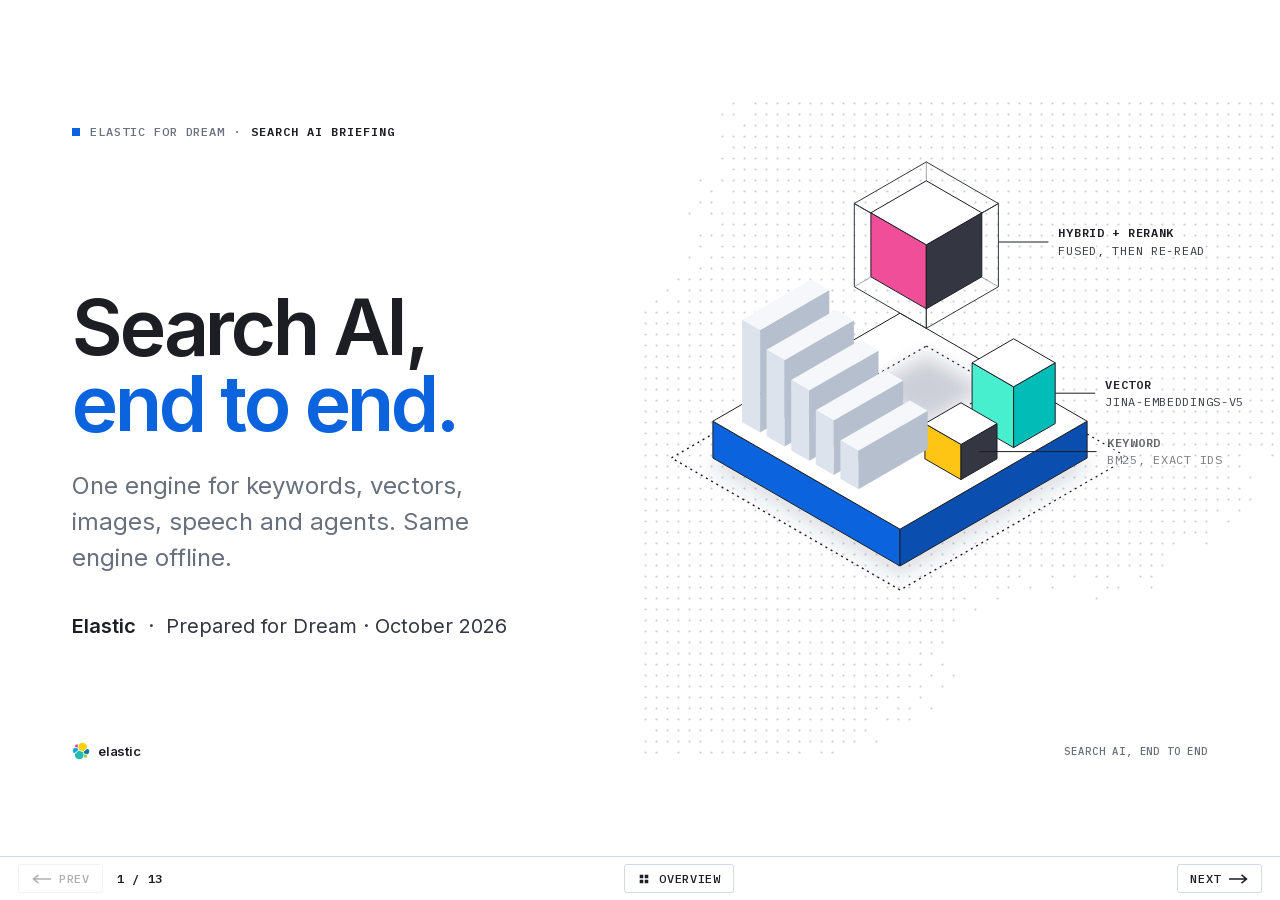
<file: index.html>
<!DOCTYPE html>
<html lang="en">
<head>
<meta charset="UTF-8">
<meta name="viewport" content="width=device-width,initial-scale=1">
<title>Search AI, end to end: Elastic for Dream</title>
<style>
@font-face{font-family:'IBM Plex Mono';font-style:normal;font-weight:400;font-display:block;src:url([data-uri]) format('woff2');unicode-range:U+0000-00FF, U+0131, U+0152-0153, U+02BB-02BC, U+02C6, U+02DA, U+02DC, U+0304, U+0308, U+0329, U+2000-206F, U+20AC, U+2122, U+2191, U+2193, U+2212, U+2215, U+FEFF, U+FFFD}
@font-face{font-family:'IBM Plex Mono';font-style:normal;font-weight:500;font-display:block;src:url([data-uri]) format('woff2');unicode-range:U+0000-00FF, U+0131, U+0152-0153, U+02BB-02BC, U+02C6, U+02DA, U+02DC, U+0304, U+0308, U+0329, U+2000-206F, U+20AC, U+2122, U+2191, U+2193, U+2212, U+2215, U+FEFF, U+FFFD}
@font-face{font-family:'IBM Plex Mono';font-style:normal;font-weight:600;font-display:block;src:url([data-uri]) format('woff2');unicode-range:U+0000-00FF, U+0131, U+0152-0153, U+02BB-02BC, U+02C6, U+02DA, U+02DC, U+0304, U+0308, U+0329, U+2000-206F, U+20AC, U+2122, U+2191, U+2193, U+2212, U+2215, U+FEFF, U+FFFD}
@font-face{font-family:'Inter';font-style:normal;font-weight:400 600;font-display:block;src:url([data-uri]) format('woff2');unicode-range:U+0370-0377, U+037A-037F, U+0384-038A, U+038C, U+038E-03A1, U+03A3-03FF}
@font-face{font-family:'Inter';font-style:normal;font-weight:400 600;font-display:block;src:url([data-uri]) format('woff2');unicode-range:U+0000-00FF, U+0131, U+0152-0153, U+02BB-02BC, U+02C6, U+02DA, U+02DC, U+0304, U+0308, U+0329, U+2000-206F, U+20AC, U+2122, U+2191, U+2193, U+2212, U+2215, U+FEFF, U+FFFD}
:root{
  --blue:#0B64DD; --blue-d:#0A4FB0; --blue-l:#D9E8FF;
  --teal:#48EFCF; --teal-d:#02BCB7;
  --pink:#F04E98; --pink-l:#F58FC0;
  --orange:#FF7E62; --yellow:#FEC514;
  --ink:#1D1E24; --char:#343741; --grey:#69707D; --grey-l:#98A2B3;
  --line:#D3DAE6; --bg:#F5F7FA; --slate:#B5BFCE; --slate-l:#DDE3EC;
  --sans:'Inter',-apple-system,system-ui,sans-serif;
  --mono:'IBM Plex Mono',ui-monospace,Menlo,monospace;
}
*,*::before,*::after{box-sizing:border-box;margin:0;padding:0}
html{background:#fff;width:100%;height:100%;overflow:hidden}
.slide{display:none;width:1280px;height:720px;overflow:hidden;position:absolute;left:0;top:0;background:#fff;color:var(--ink);font-family:var(--sans);-webkit-font-smoothing:antialiased;padding:56px 72px}
.slide.soft{background:var(--bg)}
.slide.ink{background:#101218;color:#fff}

/* type */
.eyebrow{font:500 12px var(--mono);letter-spacing:.08em;text-transform:uppercase;color:var(--grey);display:flex;align-items:center;gap:10px}
.eyebrow::before{content:'';width:8px;height:8px;background:var(--blue)}
.eyebrow b{color:var(--ink);font-weight:600}
h1,.h1{font-family:var(--sans);font-weight:600;font-size:52px;line-height:1.04;letter-spacing:-1.6px;color:var(--ink);margin-top:14px}
h1 .b,.h1 .b,.b{color:var(--blue)}
.sub{font-size:19px;line-height:1.5;color:var(--grey);max-width:820px;margin-top:14px}
.mono{font-family:var(--mono)}
.quote{font:400 28px/1.35 var(--mono);color:var(--ink);letter-spacing:-.3px}
.stat{font:500 84px/1 var(--sans);letter-spacing:-3px;color:var(--blue)}
.stat small{font-size:.45em;letter-spacing:-1px}
.cap{font-size:15px;line-height:1.45;color:var(--char)}
.tag{font:600 11px var(--mono);letter-spacing:.06em;text-transform:uppercase;color:var(--ink)}
.tag i{font-style:normal;font-weight:400;color:var(--grey)}
.chip{display:inline-flex;align-items:center;gap:6px;font:500 11px var(--mono);letter-spacing:.04em;text-transform:uppercase;color:var(--char);border:1px solid var(--line);background:#fff;padding:4px 9px}
.chip.on{border-color:var(--blue);color:var(--blue)}
.btn{display:inline-flex;align-items:center;font:500 15px var(--sans);color:var(--blue);border:1.5px solid var(--blue);border-radius:4px;padding:11px 22px;background:#fff}
.btn.fill{background:var(--blue);color:#fff}

/* surfaces */
.card{background:#fff;border:1px solid var(--line);padding:20px 22px}
.card.ink{background:var(--ink);border-color:var(--ink);color:#fff}
.rule{height:1px;background:var(--ink)}
.hair{border-top:1px solid var(--ink)}
.dash{border:1px dashed var(--ink)}
.sw{display:inline-block;width:10px;height:10px;vertical-align:middle}

/* layers */
.ew-dots{position:absolute;pointer-events:none;z-index:0}
.z{position:relative;z-index:2}
svg.iso{overflow:visible;position:absolute;z-index:1}
svg.iso text{font-family:var(--mono)}

/* chrome */
.ew-foot{position:absolute;left:72px;right:72px;bottom:26px;height:22px;display:flex;align-items:center;justify-content:space-between;z-index:5;font:500 10.5px var(--mono);letter-spacing:.08em;text-transform:uppercase;color:var(--grey-l)}
.ew-foot .lg{display:flex;align-items:center;gap:8px;color:var(--ink);font:600 13px var(--sans);letter-spacing:-.2px;text-transform:none}
.ew-foot .lg svg{width:18px;height:18px}
.slide.ink .ew-foot .lg{color:#fff}

/* entrance */
@keyframes ew-in{from{opacity:0;transform:translateY(12px)}to{opacity:1;transform:none}}
@keyframes ew-wipe{from{clip-path:inset(0 100% 0 0)}to{clip-path:inset(0 0 0 0)}}
.in1{animation:ew-in .6s cubic-bezier(.2,.7,.2,1) .05s both}
.in2{animation:ew-in .6s cubic-bezier(.2,.7,.2,1) .15s both}
.in3{animation:ew-in .6s cubic-bezier(.2,.7,.2,1) .3s both}
.in4{animation:ew-in .6s cubic-bezier(.2,.7,.2,1) .5s both}
.in5{animation:ew-in .6s cubic-bezier(.2,.7,.2,1) .7s both}
.in6{animation:ew-in .6s cubic-bezier(.2,.7,.2,1) .95s both}
.wipe{animation:ew-wipe .9s cubic-bezier(.6,0,.2,1) .2s both}

.slide.on{display:block}

/* Briefing deck v2: deck layer on top of eweb.css (Elastic web kit). Role colours are consistent across all slides. */
html,body{margin:0;background:#fff}
body{position:fixed;inset:0;overflow:hidden}
:root{--bar:44px}
#stage{position:absolute;left:0;top:0;width:1280px;height:720px;transform-origin:0 0}
.slide{font-size:18px}
.mono{font-family:var(--mono)}
.slide .tag{font-size:12px}
h1{font-size:46px;letter-spacing:-1.5px}
.slide [data-goto]{cursor:pointer}
.ew-foot{color:var(--grey)}
.ew-foot .rt{display:flex;gap:22px;align-items:center}
.ew-foot .ct{color:var(--ink);min-width:40px;text-align:right}

/* ---------- role colours: BM25 yellow, vector teal, RRF pink, rerank poppy, key blue ---------- */
.kw{--c:#FEC514;--ct:#8A6500;--cl:#FFF4CC}
.vec{--c:#48EFCF;--ct:#0A7A76;--cl:#DDFBF5}
.rrf{--c:#F04E98;--ct:#BD2A72;--cl:#FDE6F1}
.rr{--c:#FF957D;--ct:#B84A2E;--cl:#FFE9E3}
.key{--c:#0B64DD;--ct:#0B64DD;--cl:#D9E8FF}
.kwt{color:#8A6500}.vect{color:#0A7A76}.rrft{color:#BD2A72}.rrt{color:#B84A2E}
.chipf{display:inline-block;background:var(--c);color:var(--ink);font:600 13px/1 var(--mono);letter-spacing:.05em;text-transform:uppercase;padding:7px 12px;white-space:nowrap}
.chipf.key{color:#fff}
.chipf.lc{text-transform:none;letter-spacing:.02em}
.chipf.ink{background:#343741;color:#fff}
.chipf.sl{background:#B5BFCE}
.chipf.ghostc{background:#fff;border:1.5px dashed var(--grey);color:var(--grey);padding:5.5px 10.5px}
.sw{display:inline-block;width:16px;height:16px;background:var(--c);flex:none;margin-top:4px}
.illus{margin:-4px 0 -4px 14px;font:600 11px var(--mono);letter-spacing:.08em;text-transform:uppercase;border:1px solid var(--ink);padding:3px 8px;color:var(--ink);background:#fff}
.arw{width:22px;height:11px;flex:none;color:var(--ink)}

/* step reveal */
.rv{opacity:0;transform:translateY(8px);transition:opacity .45s ease,transform .45s ease;pointer-events:none}
.rv.show{opacity:1;transform:none;pointer-events:auto}
.stack{display:grid}
.stack>*{grid-area:1/1}

/* code window */
.cw{background:#fff;border:1px solid var(--ink);box-shadow:6px 6px 0 var(--blue)}
.cw .bar{height:26px;border-bottom:1px solid var(--ink);display:flex;align-items:center;gap:6px;padding:0 10px;font:600 11px var(--mono);letter-spacing:.06em;text-transform:uppercase}
.cw .bar i{width:8px;height:8px;border:1px solid var(--ink);border-radius:50%}
.cw .bar span{margin-left:6px}
.code{font:400 15px/1.55 var(--mono);color:var(--char);padding:9px 14px;margin:0;white-space:pre}
.code .k{color:var(--blue);font-weight:600}

/* results tables (shared by slides 03 and 10) */
.lst .lh{display:flex;align-items:center;gap:12px;padding-bottom:12px;border-bottom:2px solid var(--c,var(--ink))}
.lst .lsub{font-size:18px;color:var(--grey)}
.lst .lsub b{color:var(--ink);font-weight:600;font-family:var(--mono);font-size:17px}
.r{display:grid;grid-template-columns:28px 1fr auto;align-items:center;column-gap:10px;border-bottom:1px solid var(--line);position:relative}
.rk{font:500 14px var(--mono);color:var(--grey)}
.ti{font:500 16px/1.25 var(--sans);letter-spacing:-.1px;color:var(--ink)}
.sc{text-align:right;white-space:nowrap}
.sc b{display:block;font:600 28px/1 var(--mono);color:var(--ct,var(--ink));letter-spacing:-.5px}
.sc i{display:block;font:400 11px var(--mono);color:var(--grey);font-style:normal;margin-top:3px}
.top1{background:var(--cl);box-shadow:inset 4px 0 0 var(--c)}

/* ---------- speaker notes (N) ---------- */
#notes{position:fixed;top:0;right:0;bottom:0;width:380px;background:#fff;border-left:1px solid var(--line);padding:22px 24px;overflow:auto;display:none;z-index:20;font-family:var(--sans)}
body.notes-on #notes{display:block}
#notes .nh{display:flex;justify-content:space-between;font:600 11px var(--mono);letter-spacing:.08em;text-transform:uppercase;color:var(--grey);margin-bottom:14px;padding-bottom:10px;border-bottom:1px solid var(--ink)}
#notes-body{font-size:15.5px;line-height:1.55;color:var(--char)}
#notes-body p{margin-bottom:12px}
#notes-body b{color:var(--ink);font-weight:600}
#notes-body code{font:500 13px var(--mono);background:#F5F7FA;padding:1px 4px}
#notes .nf{margin-top:18px;font:400 11px var(--mono);color:var(--grey)}
aside.nt{display:none}

/* ---------- 11 MRR definition panels ---------- */
#s11 .rp{position:absolute;left:820px;top:232px;width:388px;transition:opacity .4s}
#s11 .rp p{margin-top:12px;font-size:19px;line-height:1.42;color:var(--char)}
#s11 .rp p b{color:var(--ink);font-weight:600}
#s11 .rp .tag{color:#0B64DD}
#s11 .scale{display:grid;grid-template-columns:1fr 1fr;gap:8px 12px;margin-top:12px;font:500 17px var(--mono);color:var(--char)}
#s11 .scale span{background:#F5F7FA;border-left:4px solid #0B64DD;padding:7px 10px}
#s11 .scale b{color:#0B64DD;font-weight:600}
#s11 .rp2{opacity:0;pointer-events:none}
#s11[data-step="3"] .rp2{opacity:1}
#s11[data-step="3"] .rp1,#s11[data-step="4"] .rp1{opacity:0}
#s11 .read{margin-top:14px;background:#D9E8FF;border-left:5px solid #0B64DD;padding:10px 14px;font-size:19px;line-height:1.4;color:var(--ink)}
#s11 .hk.lab3{margin-top:8px;color:var(--ink)}

/* ---------- bottom nav bar + overview ---------- */
#bar{position:fixed;left:0;right:0;bottom:0;height:var(--bar);background:#fff;border-top:1px solid var(--line);display:flex;align-items:center;gap:14px;padding:0 18px;font:500 12px var(--mono);letter-spacing:.06em;text-transform:uppercase;color:var(--grey);z-index:30}
#bar .sp{flex:1}
#bar button{display:inline-flex;align-items:center;gap:8px;font:inherit;letter-spacing:inherit;text-transform:inherit;color:var(--ink);background:#fff;border:1px solid var(--line);border-radius:3px;padding:6px 12px;cursor:pointer;transition:border-color .15s,color .15s}
#bar button:hover:not(:disabled){border-color:var(--ink)}
#bar button:focus-visible,#ovg .tile:focus-visible{outline:2px solid var(--blue);outline-offset:2px}
#bar button:disabled{opacity:.35;cursor:default}
#bar button svg{width:14px;height:10px;flex:none}
#bar button svg.arw{width:20px;height:10px}
#bar .arw.rev{transform:scaleX(-1)}
#count{min-width:64px;color:var(--ink);font-weight:600}
#overview{position:fixed;left:0;right:0;top:0;bottom:var(--bar);background:rgba(255,255,255,.98);z-index:25;overflow:auto;padding:26px 36px;font-family:var(--sans)}
#overview[hidden]{display:none}
#overview .ovh{font:600 12px var(--mono);letter-spacing:.08em;text-transform:uppercase;color:var(--ink);padding-bottom:12px;border-bottom:1px solid var(--ink);margin-bottom:18px;display:flex;gap:16px;align-items:baseline}
#overview .ovh span{font-weight:400;color:var(--grey)}
#ovg{display:grid;grid-template-columns:repeat(auto-fill,minmax(210px,1fr));gap:12px}
#ovg .tile{display:flex;flex-direction:column;gap:8px;text-align:left;background:#fff;border:1px solid var(--line);padding:12px 14px;min-height:92px;cursor:pointer;font:inherit;color:var(--ink)}
#ovg .tile i{font:600 12px var(--mono);font-style:normal;color:var(--blue);letter-spacing:.06em}
#ovg .tile span{font:500 16px/1.25 var(--sans);letter-spacing:-.2px}
#ovg .tile:hover{border-color:var(--ink);box-shadow:4px 4px 0 var(--blue)}
#ovg .tile.cur{border-color:var(--blue);background:#D9E8FF}
#notes{bottom:var(--bar)}


/* ---------- deck layer ---------- */
html,body{margin:0;background:#fff}
body{position:fixed;inset:0;overflow:hidden}
:root{--bar:44px}
#stage{position:absolute;left:0;top:0;width:1280px;height:720px;transform-origin:0 0}
.slide{font-size:18px}
h1{font-size:46px;letter-spacing:-1.5px}
.slide [data-goto]{cursor:pointer}
.ew-foot{color:var(--grey)}
.ew-foot .rt{display:flex;gap:22px;align-items:center}
.kw{--c:#FEC514;--ct:#8A6500;--cl:#FFF4CC}
.vec{--c:#48EFCF;--ct:#0A7A76;--cl:#DDFBF5}
.rrf{--c:#F04E98;--ct:#BD2A72;--cl:#FDE6F1}
.rr{--c:#FF957D;--ct:#B84A2E;--cl:#FFE9E3}
.key{--c:#0B64DD;--ct:#0B64DD;--cl:#D9E8FF}
.kwt{color:#8A6500}.vect{color:#0A7A76}.rrft{color:#BD2A72}.rrt{color:#B84A2E}
.chipf{display:inline-block;background:var(--c);color:var(--ink);font:600 13px/1 var(--mono);letter-spacing:.05em;text-transform:uppercase;padding:7px 12px;white-space:nowrap}
.chipf.key{color:#fff}
.chipf.ink{background:#343741;color:#fff}
.chipf.sl{background:#B5BFCE}
.chipf.lc{text-transform:none;letter-spacing:.02em}
.arw{width:22px;height:11px;flex:none;color:var(--ink)}
.rv{opacity:0;transform:translateY(8px);transition:opacity .45s ease,transform .45s ease;pointer-events:none}
.rv.show{opacity:1;transform:none;pointer-events:auto}
.cw{background:#fff;border:1px solid var(--ink);box-shadow:6px 6px 0 var(--blue)}
.cw .bar{height:26px;border-bottom:1px solid var(--ink);display:flex;align-items:center;gap:6px;padding:0 10px;font:600 11px var(--mono);letter-spacing:.06em;text-transform:uppercase}
.cw .bar i{width:8px;height:8px;border:1px solid var(--ink);border-radius:50%}
.cw .bar span{margin-left:6px}
.code{font:400 15px/1.55 var(--mono);color:var(--char);padding:9px 14px;margin:0;white-space:pre}
.code .k{color:var(--blue);font-weight:600}
.lst .lh{display:flex;align-items:center;gap:12px;padding-bottom:12px;border-bottom:2px solid var(--c,var(--ink))}
.lst .lsub{font-size:18px;color:var(--grey)}
.r{display:grid;grid-template-columns:28px 1fr auto;align-items:center;column-gap:10px;border-bottom:1px solid var(--line);position:relative}
.rk{font:500 14px var(--mono);color:var(--grey)}
.ti{font:500 16px/1.25 var(--sans);letter-spacing:-.1px;color:var(--ink)}
.sc{text-align:right;white-space:nowrap}
.sc b{display:block;font:600 28px/1 var(--mono);color:var(--ct,var(--ink));letter-spacing:-.5px}
.sc i{display:block;font:400 11px var(--mono);color:var(--grey);font-style:normal;margin-top:3px}
.top1{background:var(--cl);box-shadow:inset 4px 0 0 var(--c)}
.qt{font:400 22px/1.3 var(--mono);letter-spacing:-.4px;border-left:4px solid var(--blue);padding-left:16px;color:var(--ink)}
.take{margin-top:20px;font:600 36px/1.1 var(--sans);letter-spacing:-1.1px}
.take .kwt{box-shadow:inset 0 -10px 0 #FEC514}
.take .vect{box-shadow:inset 0 -10px 0 #48EFCF}
.note{margin-top:8px;font-size:18px;color:var(--grey)}
.callout{background:#D9E8FF;border-left:6px solid #0B64DD;padding:14px 22px;font:600 24px/1.3 var(--sans);letter-spacing:-.5px;color:var(--ink)}
.callout .b{color:var(--blue)}

/* 01 title */
#d01 h1{font-size:78px;line-height:.98;letter-spacing:-3.2px;margin-top:150px}
#d01 .sub{font-size:24px;max-width:470px;margin-top:26px;color:var(--grey)}
#d01 .by{margin-top:38px;font-size:20px;display:flex;gap:12px;color:var(--char)}
#d01 .by b{color:var(--ink);font-weight:600}
#hero{left:600px;top:0;width:680px;height:720px}

/* 02 vector db */
#d02 .cards3{display:grid;grid-template-columns:repeat(3,1fr);gap:24px;margin-top:46px}
#d02 .fc{display:flex;flex-direction:column;border:1px solid var(--line);background:#fff;padding:0 26px 28px;min-height:316px;transition:box-shadow .3s,border-color .3s;--ac:var(--c)}
#d02 .fc .bar{display:flex;height:10px;margin:0 -26px 24px;background:var(--c)}
#d02 .fc .bar i{flex:1}
#d02 .fc .bar i.kw{background:#FEC514}#d02 .fc .bar i.vec{background:#48EFCF}
#d02 .fc h3{font:600 30px/1.15 var(--sans);letter-spacing:-.9px;margin:10px 0 14px;color:var(--ink)}
#d02 .fc p{font-size:20px;line-height:1.5;color:var(--char)}
#d02 .fc:nth-child(1){--ac:#FEC514}#d02 .fc:nth-child(2){--ac:#0B64DD}#d02 .fc:nth-child(3){--ac:#F04E98}
#d02[data-step="1"] .fc:nth-child(1),#d02[data-step="2"] .fc:nth-child(2),#d02[data-step="3"] .fc:nth-child(3){border-color:var(--ink);box-shadow:8px 8px 0 var(--ac)}
#d02 .cubes{display:flex;gap:6px;margin-top:auto;padding-top:22px}
#d02 .cubes i{display:block;width:22px;height:22px;border:1px solid var(--ink)}
#d02 .cubes i.y{background:#FEC514}#d02 .cubes i.t{background:#48EFCF}#d02 .cubes i.b{background:#0B64DD}#d02 .cubes i.p{background:#F04E98}
#d02 .cubes.dec i:nth-child(1){width:22px;height:22px}#d02 .cubes.dec i:nth-child(2){width:18px;height:18px}#d02 .cubes.dec i:nth-child(3){width:14px;height:14px}#d02 .cubes.dec i:nth-child(4){width:11px;height:11px}#d02 .cubes.dec i:nth-child(5){width:8px;height:8px}#d02 .cubes.dec i:nth-child(6){width:6px;height:6px}
#d02 .cubes.dec{align-items:flex-end}
#d02 .promise{margin-top:44px;font:600 34px/1.15 var(--sans);letter-spacing:-1px}

/* 03 words vs meaning, 04 hebrew */
.qrow{display:grid;grid-template-columns:1fr 1fr;gap:48px;align-items:center;margin-top:20px}
.qrow .query .tag{display:block;margin-bottom:8px}
.qrow .ask{font:600 36px/1.1 var(--sans);letter-spacing:-1.1px;color:var(--ink)}
.lists{display:grid;grid-template-columns:1fr 1fr;gap:48px;margin-top:22px}
.lists .r{grid-template-columns:28px 1fr;min-height:64px}
.lists .ct{display:grid;grid-template-columns:1fr auto;gap:18px;align-items:center;padding:8px 14px;min-height:64px}
.lists .ct.ans{box-shadow:inset 5px 0 0 var(--blue)}
.lists .ct.top1.ans{background:var(--cl)}
.lists .gap{height:30px;display:flex;align-items:center;justify-content:center;font:500 16px var(--mono);color:var(--grey);letter-spacing:.3em}
#d03 .qt{font-size:20px}
#d03 .lists{margin-top:14px}
#d03 .lists .r{min-height:54px}
#d03 .lists .ct{min-height:54px;padding:6px 14px}
#d03 .take{margin-top:14px}
#d03 .lh .chipf{transition:opacity .3s}
#d03[data-step="1"] .lh .chipf{opacity:.55}
#d04 .heq{margin-top:26px;display:flex;align-items:center;gap:22px}
#d04 .heq .qt{font-size:34px;direction:rtl;font-family:var(--sans);font-weight:600;letter-spacing:-.5px;border-left:0;border-right:6px solid var(--blue);padding:4px 18px 4px 0;flex:1}
#d04 .heq .en{font-size:17px;color:var(--grey);max-width:300px;line-height:1.4}
#d04 .two{display:grid;grid-template-columns:1fr 1fr;gap:48px;margin-top:30px}
#d04 .zero{display:flex;align-items:baseline;gap:18px;margin-top:18px}
#d04 .zero .stat{font-size:112px;color:#8A6500}
#d04 .zero .of{font-size:20px;color:var(--char);line-height:1.35}
#d04 .hit{margin-top:18px}
#d04 .hit .ti{font-size:20px}
#d04 .hit .r{grid-template-columns:28px 1fr;min-height:64px}
#d04 .hit .ct{display:grid;grid-template-columns:1fr auto;gap:18px;align-items:center;padding:8px 14px;min-height:64px}
#d04 .hit .ct.ans{box-shadow:inset 5px 0 0 var(--blue)}
#d04 .hit .ct.top1.ans{background:var(--cl)}
#d04 .langs{display:flex;gap:10px;margin-top:16px;flex-wrap:wrap}
#d04 .langs span{font:500 13px var(--mono);border:1px solid var(--line);padding:5px 10px;color:var(--char)}
#d04 .take4{position:absolute;left:72px;right:72px;top:596px;font:600 34px/1.1 var(--sans);letter-spacing:-1px}

/* 05 semantic_text */
#d05 h1 .st{font-weight:600;font-size:44px;letter-spacing:-1.5px}
#d05 .left{position:absolute;left:72px;top:160px;width:620px}
#d05 .fl{display:flex;align-items:center;gap:8px;margin-top:8px;flex-wrap:wrap}
#d05 .nd{border:1px solid var(--ink);background:#fff;padding:8px 9px;font:600 13px/1.1 var(--mono);white-space:nowrap}
#d05 .nd.eis{background:var(--blue);border-color:var(--blue);color:#fff}
#d05 .nd.vec{background:#48EFCF;border-color:#02BCB7}
#d05 .fc6{margin-top:14px;font-size:20px;line-height:1.45;color:var(--char);display:flex;gap:12px;align-items:flex-start}
#d05 .fc6 .n{flex:none;width:28px;height:28px;border-radius:50%;background:var(--blue);color:#fff;font:600 14px var(--mono);display:flex;align-items:center;justify-content:center;margin-top:3px}
#d05 .fc6 b{color:var(--ink)}
#d05 .right{position:absolute;left:712px;top:160px;width:496px}
#d05 .ep{border:1px solid var(--line);padding:11px 14px;margin-top:12px;background:#fff;display:flex;align-items:center;gap:14px;font-size:17px;color:var(--char)}
#d05 .ep .id{font:600 15px var(--mono);color:var(--ink);white-space:nowrap}

/* 06 hybrid */
#d06 h1{font-size:40px}
#d06 .qline{display:flex;align-items:baseline;gap:14px;margin-top:14px}
#d06 .cols3{display:grid;grid-template-columns:repeat(3,1fr);gap:30px;margin-top:18px}
#d06 .lst .lh{min-height:38px}
#d06 .csub{height:22px;margin-top:5px;font-size:15px;color:var(--grey)}
#d06 .r{min-height:48px;padding:3px 0 3px 10px;grid-template-columns:24px 1fr auto}
#d06 .r.ans{box-shadow:inset 4px 0 0 #0B64DD;background:#D9E8FF}
#d06 .r.top1.ans{background:var(--cl);box-shadow:inset 4px 0 0 var(--c)}
#d06 .bot{position:absolute;left:72px;right:72px;top:470px;border-top:1px solid var(--ink);padding-top:16px}
#d06 .msg{font-size:24px;line-height:1.4;color:var(--char)}
#d06 .msg b{color:var(--ink);font-weight:600}
#d06 .msg .mono{font-weight:500;font-size:21px}

/* 07 pyramid */
#d07 .pyr{position:absolute;left:72px;top:150px;width:480px;height:340px;overflow:visible}
#d07 .thud{animation:thud .4s ease-out var(--thud-delay,.6s)}
@keyframes thud{0%{transform:translateY(0)}35%{transform:translateY(4px)}100%{transform:translateY(0)}}
#d07 .ripple{fill:none;stroke-width:3;transform-box:fill-box;transform-origin:center;opacity:0;animation:rip .9s ease-out both}
@keyframes rip{from{opacity:.75;transform:scale(1)}to{opacity:0;transform:scale(1.4)}}
#d07 .tiers{position:absolute;left:600px;top:150px;width:608px;height:372px}
#d07 .tx{position:absolute;left:0;right:0}
#d07 .tx.t3{top:20px}#d07 .tx.t2{top:146px}#d07 .tx.t1{top:262px}
#d07 .tx .hd{display:flex;align-items:center;gap:14px}
#d07 .tx .lb{font:600 13px var(--mono);letter-spacing:.06em;text-transform:uppercase;color:var(--grey)}
#d07 .tx p{margin-top:10px;font-size:19px;line-height:1.45;color:var(--char)}
#d07 .cost{position:absolute;left:72px;top:536px;font-size:18px;color:var(--grey)}
#d07 .rag{position:absolute;left:72px;right:72px;top:578px}

/* 08 reranker motion */
#d08 .qline{display:flex;align-items:baseline;gap:14px;margin-top:12px}
#d08 .rl{position:absolute;left:72px;top:206px;width:700px;height:440px}
#d08 .it{position:absolute;left:0;right:0;height:30px;border:1px solid var(--line);background:#fff;display:grid;grid-template-columns:30px 1fr auto;align-items:center;gap:10px;padding:0 12px 0 0;font-size:15px;color:var(--char);transition:transform .9s cubic-bezier(.5,0,.2,1),background .5s,border-color .5s}
#d08 .it .n{font:500 13px var(--mono);color:var(--grey);text-align:center}
#d08 .it .s{font:600 13px var(--mono);color:var(--grey)}
#d08 .it.ans{background:#FFE9E3;border-color:#FF957D;color:var(--ink);font-weight:500}
#d08 .it.ans .s{color:#B84A2E}
#d08 .it.cpu{color:var(--char)}
#d08 .i1{top:0px}
#d08 .i2{top:36px}
#d08 .i3{top:72px}
#d08 .i4{top:108px}
#d08 .i5{top:144px}
#d08 .i6{top:180px}
#d08 .i7{top:216px}
#d08 .i8{top:252px}
#d08 .i9{top:288px}
#d08 .i10{top:324px}
#d08 .i11{top:360px}
#d08 .i12{top:396px}
#d08[data-step="2"] .i12,#d08[data-step="3"] .i12{transform:translateY(-396px)}
#d08[data-step="2"] .i1,#d08[data-step="3"] .i1{transform:translateY(36px)}
#d08[data-step="2"] .i2,#d08[data-step="3"] .i2{transform:translateY(36px)}
#d08[data-step="2"] .i3,#d08[data-step="3"] .i3{transform:translateY(36px)}
#d08[data-step="2"] .i4,#d08[data-step="3"] .i4{transform:translateY(36px)}
#d08[data-step="2"] .i5,#d08[data-step="3"] .i5{transform:translateY(36px)}
#d08[data-step="2"] .i6,#d08[data-step="3"] .i6{transform:translateY(36px)}
#d08[data-step="2"] .i7,#d08[data-step="3"] .i7{transform:translateY(36px)}
#d08[data-step="2"] .i8,#d08[data-step="3"] .i8{transform:translateY(36px)}
#d08[data-step="2"] .i9,#d08[data-step="3"] .i9{transform:translateY(36px)}
#d08[data-step="2"] .i10,#d08[data-step="3"] .i10{transform:translateY(36px)}
#d08[data-step="2"] .i11,#d08[data-step="3"] .i11{transform:translateY(36px)}
#d08 .side{position:absolute;left:820px;top:206px;width:388px}
#d08 .side .st8{display:flex;align-items:center;gap:12px;margin-bottom:10px;font-size:18px;color:var(--char)}
#d08 .side .st8 b{font:600 20px var(--sans);color:var(--ink)}
#d08 .side .pill{display:inline-flex;align-items:center;gap:10px;margin-top:10px;background:#FFE9E3;border-left:6px solid #FF957D;padding:12px 16px;font:600 30px/1 var(--sans);letter-spacing:-1px;color:#B84A2E}
#d08 .side .pill span{font:500 13px var(--mono);color:var(--grey);letter-spacing:.06em;text-transform:uppercase}
#d08 .take8{margin-top:26px;font:600 34px/1.1 var(--sans);letter-spacing:-1px}
#d08 .sm8{margin-top:10px;font-size:16px;color:var(--grey)}

/* 09 rag */
#d09 .world{position:absolute;left:72px;top:176px;width:1136px;height:270px}
#d09 .model{position:absolute;left:0;top:0;width:330px;height:270px;border:2px solid var(--ink);background:#D9E8FF;padding:20px 22px}
#d09 .model h3{font:600 28px/1.15 var(--sans);letter-spacing:-.8px;margin:8px 0 10px}
#d09 .model p{font-size:19px;line-height:1.45;color:var(--char)}
#d09 .stamp{position:absolute;right:16px;bottom:22px;transform:rotate(-7deg);border:3px solid #0B64DD;color:#0B64DD;padding:6px 12px;font:600 15px var(--mono);letter-spacing:.1em;text-transform:uppercase;background:#fff}
#d09 .wall{position:absolute;left:430px;top:-14px;height:298px;border-left:3px dashed var(--ink)}
#d09 .wall span{position:absolute;left:10px;bottom:0;font:600 12px var(--mono);letter-spacing:.08em;text-transform:uppercase;color:var(--grey);white-space:nowrap}
#d09 .data{position:absolute;left:580px;top:0;width:576px}
#d09 .dchips{display:flex;flex-wrap:wrap;gap:10px;margin-top:12px}
#d09 .dc{display:inline-flex;align-items:center;gap:10px;border:1.5px dashed var(--grey);background:#fff;padding:10px 16px;font-size:20px;color:var(--char)}
#d09 .never{margin-top:18px;font:600 26px var(--sans);letter-spacing:-.6px;color:#B84A2E}
#d09 .bridge{position:absolute;left:290px;top:100px;width:236px;height:86px;background:#0B64DD;color:#fff;display:flex;flex-direction:column;align-items:center;justify-content:center;box-shadow:8px 8px 0 #48EFCF;z-index:3}
#d09 .bridge b{font:600 26px var(--sans);letter-spacing:-.6px}
#d09 .bridge span{font:500 13px var(--mono);letter-spacing:.06em;text-transform:uppercase;margin-top:4px}
#d09 .pipe{position:absolute;left:72px;right:72px;top:470px;display:flex;align-items:center;gap:12px}
#d09 .nd{flex:1;border:1px solid var(--line);background:#fff;padding:14px 16px;font-size:19px;line-height:1.3;text-align:center}
#d09 .nd b{font-weight:600}
#d09 .nd.rrfn{background:#FDE6F1;border-color:#F04E98}
#d09 .nd.keyn{background:#D9E8FF;border-color:#0B64DD}
#d09 .line{position:absolute;left:72px;right:72px;top:566px;font:600 34px/1.15 var(--sans);letter-spacing:-1.1px}
#d09 .line .sm{display:block;margin-top:8px;font:400 17px var(--sans);letter-spacing:0;color:var(--grey)}

/* 10 one space */
.c0{--c:#02BCB7}.c4{--c:#0B64DD}.c6{--c:#F04E98}
#d10 .plot{position:absolute;left:52px;top:150px;width:700px;height:420px}
#d10 .plot canvas{display:block}
#d10 .legend{position:absolute;left:72px;top:582px;display:flex;gap:22px;font:500 13.5px var(--mono);color:var(--char)}
#d10 .legend span{display:flex;align-items:center;gap:7px}
#d10 .legend i{display:inline-block;width:12px;height:12px;border-radius:50%;background:var(--c)}
#d10 .caps{position:absolute;left:780px;top:170px;width:428px;display:grid;gap:12px}
#d10 .cap10{display:grid;grid-template-columns:1fr;gap:4px;padding:12px 16px 12px 18px;background:var(--cl,#F5F7FA);border-left:6px solid var(--c,#B5BFCE)}
#d10 .cap10 b{font:600 22px/1.15 var(--sans);letter-spacing:-.5px;color:var(--ink)}
#d10 .cap10 span{font-size:16px;color:var(--char);line-height:1.35}
#d10 .cap10 .q{font:500 15px var(--mono);color:var(--ct)}
#d10 .vid{position:absolute;left:780px;top:560px;width:428px;font-size:15px;color:var(--grey);line-height:1.4}

/* 11 ocr */
#d11 .photo{position:absolute;left:72px;top:150px;width:470px}
#d11 .photo img{display:block;width:470px;border:1px solid var(--ink);box-shadow:8px 8px 0 #B5BFCE}
#d11 .photo .tag{margin-top:12px;display:block}
#d11 .eng{position:absolute;left:580px;top:150px;width:628px}
#d11 .eng .cw{margin-bottom:18px}
#d11 .eng .cw.loc{box-shadow:6px 6px 0 #B5BFCE}
#d11 .eng .code{font-size:14px;line-height:1.5}
#d11 .eng .code .ok{color:#0A7A76;font-weight:600}
#d11 .eng .code .bad{color:#B84A2E}
#d11 .take11{position:absolute;left:72px;right:72px;top:600px;font:600 32px/1.1 var(--sans);letter-spacing:-1px}

/* 12 air-gapped */
#d12 #hero12{left:40px;top:150px;width:560px;height:470px}
#d12 .tbl{position:absolute;left:620px;top:156px;width:588px}
#d12 .th,#d12 .trw{display:grid;grid-template-columns:150px 180px 1fr;column-gap:12px;align-items:center}
#d12 .th{padding-bottom:8px;border-bottom:2px solid var(--ink);font:600 11.5px var(--mono);letter-spacing:.08em;text-transform:uppercase;color:var(--grey)}
#d12 .trw{min-height:54px;border-bottom:1px solid var(--line);font-size:17px;line-height:1.25;color:var(--char)}
#d12 .trw b{color:var(--ink);font-weight:600}
#d12 .trw .mono{font-size:15px}
#d12 .line12{position:absolute;left:620px;width:588px;top:516px;font:600 22px/1.3 var(--sans);letter-spacing:-.5px}
#d12 .line12 .sm{display:block;margin-top:8px;font:400 16px var(--sans);letter-spacing:0;color:var(--char)}

/* 13 one engine */
#d13 h1{font-size:42px;max-width:1040px;line-height:1.08}
#d13 .sub{font-size:22px;margin-top:10px}
#d13 #hero13{left:40px;top:236px;width:520px;height:400px}
#d13 .caps{position:absolute;left:600px;top:252px;width:608px;display:grid;gap:8px}
#d13 .cap{display:grid;grid-template-columns:110px 1fr;align-items:center;gap:16px;padding:7px 12px 7px 0;background:var(--cl,#F5F7FA);border-left:6px solid var(--c,#B5BFCE)}
#d13 .cap.sl{--c:#B5BFCE;--cl:#F5F7FA}
#d13 .cap .chipf{margin-left:12px;justify-self:start;padding:6px 10px;font-size:12px}
#d13 .cap b{display:block;font:600 22px/1.15 var(--sans);letter-spacing:-.5px;color:var(--ink)}
#d13 .cap div span{font-size:17px;color:var(--char)}

</style>
</head>
<body>
<div id="stage">
<section class="slide " id="d01" data-steps="1" data-foot="Search AI, end to end">

  <div class="z">
    <div class="eyebrow in1">Elastic for Dream · <b>Search AI briefing</b></div>
    <h1 class="in2">Search AI,<br><span class="b">end to end.</span></h1>
    <p class="sub in3">One engine for keywords, vectors, images, speech and agents. Same engine offline.</p>
    <div class="by in4"><b>Elastic</b><span>·</span>Prepared for Dream · October 2026</div>
  </div>
  <svg id="hero" class="iso" viewBox="0 0 680 720"></svg>
  <script type="text/plain" class="init">

    EW.dots({x: 640, y: 30, w: 640, h: 660, seed: 4, blobs: 6, thr: .5, parent: slide});
    const sc = EW.iso(slide.querySelector('#hero'), {ox: 300, oy: 282, s: .8});
    sc.rect({x: -30, y: -30, w: 330, d: 330, z: 0, delay: .1});
    const plat = sc.box({x: 0, y: 0, w: 270, d: 270, h: 46, c: 'blue', delay: .15, drop: 120, order: -1000});
    [128, 108, 88, 68, 48].forEach((h, i) => sc.box({x: 22 + i * 35.5, y: 150, w: 26, d: 100, h, z: 46, c: 'slate', stroke: false, delay: .55 + i * .07, drop: 90, order: 1}));
    sc.box({x: 190, y: 26, w: 60, d: 60, h: 76, z: 46, c: 'teal', delay: .82, drop: 90});
    sc.box({x: 200, y: 112, w: 52, d: 52, h: 44, z: 46, c: 'yellow', delay: .9, drop: 90});
    const foot = sc.rect({x: 60, y: 22, w: 104, d: 104, z: 46, sw: 1.2, delay: 1.0});
    sc.box({x: 60, y: 22, w: 104, d: 104, h: 104, z: 176, c: 'glass', wire: true, inner: true, stroke: '#343741', delay: 1.05, drop: 60, float: 7, floatSpeed: 1.1, order: 2000});
    sc.box({x: 72, y: 34, w: 80, d: 80, h: 80, z: 188, c: 'pink', delay: 1.1, drop: 80, float: 7, floatSpeed: 1.1, order: 3000});
    sc.label({at: [164, 22, 176 + 52], side: 'r', len: 50, title: 'Hybrid + rerank', sub: 'Fused, then re-read', delay: 1.45});
    sc.label({at: [250, 26, 46 + 38], side: 'r', len: 40, title: 'Vector', sub: 'jina-embeddings-v5', delay: 1.6});
    sc.label({at: [252, 138, 46 + 22], side: 'r', len: 118, title: 'Keyword', sub: 'BM25, exact ids', delay: 1.75});
    sc.run();
    const fid = slide.querySelector('#hero filter').id;
    const sh = EW.el('polygon', {points: [[70, 32], [158, 32], [158, 120], [70, 120]].map(([x, y]) => sc.P(x, y, 46).join(',')).join(' '), fill: 'rgba(30,40,80,.30)', filter: `url(#${fid})`, opacity: 0});
    plat.g.after(foot.g); foot.g.after(sh);
    EW.loop(t => { const k = Math.min(1, Math.max(0, (t - 1.1) / .6)), f = t > 1.8 ? Math.sin((t - 1.8) * 1.1) : 0;
      sh.setAttribute('opacity', (k * (.85 - .25 * f)).toFixed(3));
      sh.setAttribute('transform', `translate(${sc.P(114, 76, 46).map(v => v.toFixed(1)).join(',')}) scale(${(1 - .06 * f).toFixed(3)}) translate(${sc.P(114, 76, 46).map(v => (-v).toFixed(1)).join(',')})`); });
  </script>
<div class="ew-foot"><span class="lg"><svg viewBox="0 0 236.6 235.6" xmlns="http://www.w3.org/2000/svg"><path d="M236.6 123.5a46.54 46.54 0 0 0-30.8-43.9A67 67 0 0 0 140.2 0 66.72 66.72 0 0 0 86 27.7a35.5 35.5 0 0 0-57.2 28.1A36.77 36.77 0 0 0 31 68.2a46.75 46.75 0 0 0-.1 88 66.66 66.66 0 0 0 119.6 51.6 35 35 0 0 0 21.7 7.6 35.51 35.51 0 0 0 35.5-35.5 36.77 36.77 0 0 0-2.2-12.4 47.08 47.08 0 0 0 31.1-44" fill="#fff"/><path d="M93 101.5l51.8 23.6L197 79.3a54.71 54.71 0 0 0 1.1-11.5 58.35 58.35 0 0 0-106.5-33l-8.7 45.1L93 101.5z" fill="#fed10a"/><path d="M39.4 156.3a56.62 56.62 0 0 0-1.1 11.7 58.58 58.58 0 0 0 107 32.9l8.6-44.9-11.5-22-52-23.7z" fill="#24bbb1"/><path d="M39.1 66.7l35.5 8.4 7.8-40.3a28 28 0 0 0-43.3 31.9" fill="#ef5098"/><path d="M36 75.2a39.1 39.1 0 0 0-1.7 73.7l49.8-45L75 84.4z" fill="#17a8e0"/><path d="M154.3 200.9a28 28 0 0 0 43.2-31.9l-35.4-8.3z" fill="#93c83e"/><path d="M161.5 151.4l39 9.1a39.1 39.1 0 0 0 1.7-73.7l-51 44.7z" fill="#0779a1"/></svg> elastic</span><span class="rt"><span>Search AI, end to end</span></span></div>
<aside class="nt"><p><b>Space: nothing, the cubes assemble on their own.</b></p><p>One platform, entirely on Elastic. Keyword search, vectors, hybrid with a reranker on top, agents that use search as a tool, and every one of them runs the same way in an air-gapped cluster. The demo you are about to see is a thin UI over native features.</p></aside>
</section>

<section class="slide " id="d02" data-steps="3" data-foot="Elasticsearch is a vector database">

  <div class="z">
    <div class="eyebrow in1">The big idea · <b>One engine</b></div>
    <h1 class="in2">A search engine <span class="b">and a vector database.</span></h1>
  </div>
  <div class="cards3 in3">
    <div class="fc" data-goto="1">
      <div class="bar split"><i class="kw"></i><i class="vec"></i></div>
      <div class="tag">01</div>
      <h3>Lexical + vector in one index</h3>
      <p class="rv" data-s="1">One mapping, one request. Results, highlights and facets come back together.</p>
      <div class="cubes"><i class="y"></i><i class="t"></i><i class="y"></i><i class="t"></i><i class="y"></i><i class="t"></i><i class="y"></i><i class="t"></i></div>
    </div>
    <div class="fc" data-goto="2">
      <div class="bar key"><i></i></div>
      <div class="tag">02</div>
      <h3>Models run in the platform</h3>
      <p class="rv" data-s="2">EIS hosts Jina today. ML nodes inside the cluster host the same roles offline.</p>
      <div class="cubes"><i class="t"></i><i class="t"></i><i class="t"></i><i class="b"></i><i class="b"></i><i class="b"></i></div>
    </div>
    <div class="fc" data-goto="3">
      <div class="bar rrf"><i></i></div>
      <div class="tag">03</div>
      <h3>Scales past RAM</h3>
      <p class="rv" data-s="3">DiskBBQ: 1-bit vectors on disk, about 32x smaller, rescored for full precision.</p>
      <div class="cubes dec"><i class="p"></i><i class="p"></i><i class="p"></i><i class="p"></i><i class="p"></i><i class="p"></i></div>
    </div>
  </div>
  <div class="promise rv" data-s="3">Everything in the demo is native. <span class="b">No second system.</span></div>
<div class="ew-foot"><span class="lg"><svg viewBox="0 0 236.6 235.6" xmlns="http://www.w3.org/2000/svg"><path d="M236.6 123.5a46.54 46.54 0 0 0-30.8-43.9A67 67 0 0 0 140.2 0 66.72 66.72 0 0 0 86 27.7a35.5 35.5 0 0 0-57.2 28.1A36.77 36.77 0 0 0 31 68.2a46.75 46.75 0 0 0-.1 88 66.66 66.66 0 0 0 119.6 51.6 35 35 0 0 0 21.7 7.6 35.51 35.51 0 0 0 35.5-35.5 36.77 36.77 0 0 0-2.2-12.4 47.08 47.08 0 0 0 31.1-44" fill="#fff"/><path d="M93 101.5l51.8 23.6L197 79.3a54.71 54.71 0 0 0 1.1-11.5 58.35 58.35 0 0 0-106.5-33l-8.7 45.1L93 101.5z" fill="#fed10a"/><path d="M39.4 156.3a56.62 56.62 0 0 0-1.1 11.7 58.58 58.58 0 0 0 107 32.9l8.6-44.9-11.5-22-52-23.7z" fill="#24bbb1"/><path d="M39.1 66.7l35.5 8.4 7.8-40.3a28 28 0 0 0-43.3 31.9" fill="#ef5098"/><path d="M36 75.2a39.1 39.1 0 0 0-1.7 73.7l49.8-45L75 84.4z" fill="#17a8e0"/><path d="M154.3 200.9a28 28 0 0 0 43.2-31.9l-35.4-8.3z" fill="#93c83e"/><path d="M161.5 151.4l39 9.1a39.1 39.1 0 0 0 1.7-73.7l-51 44.7z" fill="#0779a1"/></svg> elastic</span><span class="rt"><span>Elasticsearch is a vector database</span></span></div>
<aside class="nt"><p><b>Space: three times, one card each.</b></p><p>Lexical and vector search share one index and one request. The embedding, reranking and OCR models run inside the platform through EIS, and the same roles run on ML nodes when there is no internet. Vectors are quantized to one bit with DiskBBQ so the index scales past memory. No second system, no glue.</p></aside>
</section>

<section class="slide " id="d03" data-steps="3" data-foot="Words vs meaning">

  <div class="z">
    <div class="eyebrow in1">Live from the demo · <b>Words vs meaning</b></div>
    <h1 class="in2">Same question. <span class="b">Two different winners.</span></h1>
  </div>
  <div class="qrow in3">
    <div class="query">
      <span class="tag">Query <i>· 80 product articles</i></span>
      <div class="qt">“how do I kick a hacked machine off the network”</div>
    </div>
    <div class="ask">Which article should win?</div>
  </div>
  <div class="lists in4">
    <div class="lst kw">
      <div class="lh" data-goto="2"><span class="chipf kw">Keyword · BM25</span><span class="lsub">top 3, normalized score</span></div>
      <div class="r"><span class="rk">1</span><div class="ct rv top1" data-s="2"><span class="ti">FAQ: billing cycles and invoices</span><span class="sc"><b>100</b></span></div></div>
      <div class="r"><span class="rk">2</span><div class="ct rv" data-s="2"><span class="ti">FAQ: serverless functions</span><span class="sc"><b>82</b></span></div></div>
      <div class="r"><span class="rk">3</span><div class="ct rv" data-s="2"><span class="ti">FAQ: MDR escalation</span><span class="sc"><b>80</b></span></div></div>
      <div class="gap"><span class="rv" data-s="2">· · ·</span></div>
      <div class="r"><span class="rk">?</span><div class="ct rv ans" data-s="2"><span class="ti">Isolating a compromised endpoint from the network</span><span class="sc"><b>–</b><i>not in top 10</i></span></div></div>
    </div>
    <div class="lst vec">
      <div class="lh" data-goto="3"><span class="chipf vec">Semantic · jina-v5</span><span class="lsub">top 3, normalized score</span></div>
      <div class="r"><span class="rk">1</span><div class="ct rv top1 ans" data-s="3"><span class="ti">Isolating a compromised endpoint from the network</span><span class="sc"><b>100</b></span></div></div>
      <div class="r"><span class="rk">2</span><div class="ct rv" data-s="3"><span class="ti">Tuning network detection rules</span><span class="sc"><b>92</b></span></div></div>
      <div class="r"><span class="rk">3</span><div class="ct rv" data-s="3"><span class="ti">Understanding the agent heartbeat</span><span class="sc"><b>90</b></span></div></div>
    </div>
  </div>
  <div class="take rv" data-s="3">BM25 finds <span class="kwt">words</span>. Vectors find <span class="vect">meaning</span>.</div>
  <div class="note rv" data-s="3">The isolation guide never says “hacked” or “kick”.</div>
<div class="ew-foot"><span class="lg"><svg viewBox="0 0 236.6 235.6" xmlns="http://www.w3.org/2000/svg"><path d="M236.6 123.5a46.54 46.54 0 0 0-30.8-43.9A67 67 0 0 0 140.2 0 66.72 66.72 0 0 0 86 27.7a35.5 35.5 0 0 0-57.2 28.1A36.77 36.77 0 0 0 31 68.2a46.75 46.75 0 0 0-.1 88 66.66 66.66 0 0 0 119.6 51.6 35 35 0 0 0 21.7 7.6 35.51 35.51 0 0 0 35.5-35.5 36.77 36.77 0 0 0-2.2-12.4 47.08 47.08 0 0 0 31.1-44" fill="#fff"/><path d="M93 101.5l51.8 23.6L197 79.3a54.71 54.71 0 0 0 1.1-11.5 58.35 58.35 0 0 0-106.5-33l-8.7 45.1L93 101.5z" fill="#fed10a"/><path d="M39.4 156.3a56.62 56.62 0 0 0-1.1 11.7 58.58 58.58 0 0 0 107 32.9l8.6-44.9-11.5-22-52-23.7z" fill="#24bbb1"/><path d="M39.1 66.7l35.5 8.4 7.8-40.3a28 28 0 0 0-43.3 31.9" fill="#ef5098"/><path d="M36 75.2a39.1 39.1 0 0 0-1.7 73.7l49.8-45L75 84.4z" fill="#17a8e0"/><path d="M154.3 200.9a28 28 0 0 0 43.2-31.9l-35.4-8.3z" fill="#93c83e"/><path d="M161.5 151.4l39 9.1a39.1 39.1 0 0 0 1.7-73.7l-51 44.7z" fill="#0779a1"/></svg> elastic</span><span class="rt"><span>Words vs meaning</span></span></div>
<aside class="nt"><p><b>Space: BM25 results, then semantic. Ask the room first.</b></p><p>Keyword search returns four FAQ pages because they share words like "network" and "machine". The isolation guide is not even in the top ten. Semantic search puts it first. BM25 finds words, vectors find meaning. In the demo this is the Product Knowledge Base cube, same pill, two modes.</p></aside>
</section>

<section class="slide " id="d04" data-steps="3" data-foot="Cross-lingual">

  <div class="z">
    <div class="eyebrow in1">Live from the demo · <b>Multilingual embeddings</b></div>
    <h1 class="in2">Ask in Hebrew. <span class="b">Answer from English docs.</span></h1>
  </div>
  <div class="heq in3">
    <div class="qt">איך מתקינים את המערכת בלי חיבור לאינטרנט</div>
    <div class="en">“How do I install the system without an internet connection”. Not one Hebrew word exists in the index.</div>
  </div>
  <div class="two">
    <div class="lst kw">
      <div class="lh" data-goto="2"><span class="chipf kw">Keyword · BM25</span></div>
      <div class="zero rv" data-s="2"><div class="stat">0</div><div class="of">results.<br>Nothing to match.</div></div>
    </div>
    <div class="lst vec">
      <div class="lh" data-goto="3"><span class="chipf vec">Semantic · jina-v5</span></div>
      <div class="hit rv" data-s="3">
        <div class="r"><span class="rk">1</span><div class="ct top1 ans"><span class="ti">Deploying the Meridian Platform in an air-gapped environment</span><span class="sc"><b>100</b></span></div></div>
        <div class="r"><span class="rk">2</span><div class="ct"><span class="ti">Applying offline threat intelligence and detection content</span><span class="sc"><b>90</b></span></div></div>
      </div>
      <div class="langs rv" data-s="3"><span>Deutsch ✓</span><span>Español ✓</span><span>עברית ✓</span><span>English docs, one index</span></div>
    </div>
  </div>
  <div class="take4 rv" data-s="3">The model is multilingual. <span class="b">The documents never were.</span></div>
<div class="ew-foot"><span class="lg"><svg viewBox="0 0 236.6 235.6" xmlns="http://www.w3.org/2000/svg"><path d="M236.6 123.5a46.54 46.54 0 0 0-30.8-43.9A67 67 0 0 0 140.2 0 66.72 66.72 0 0 0 86 27.7a35.5 35.5 0 0 0-57.2 28.1A36.77 36.77 0 0 0 31 68.2a46.75 46.75 0 0 0-.1 88 66.66 66.66 0 0 0 119.6 51.6 35 35 0 0 0 21.7 7.6 35.51 35.51 0 0 0 35.5-35.5 36.77 36.77 0 0 0-2.2-12.4 47.08 47.08 0 0 0 31.1-44" fill="#fff"/><path d="M93 101.5l51.8 23.6L197 79.3a54.71 54.71 0 0 0 1.1-11.5 58.35 58.35 0 0 0-106.5-33l-8.7 45.1L93 101.5z" fill="#fed10a"/><path d="M39.4 156.3a56.62 56.62 0 0 0-1.1 11.7 58.58 58.58 0 0 0 107 32.9l8.6-44.9-11.5-22-52-23.7z" fill="#24bbb1"/><path d="M39.1 66.7l35.5 8.4 7.8-40.3a28 28 0 0 0-43.3 31.9" fill="#ef5098"/><path d="M36 75.2a39.1 39.1 0 0 0-1.7 73.7l49.8-45L75 84.4z" fill="#17a8e0"/><path d="M154.3 200.9a28 28 0 0 0 43.2-31.9l-35.4-8.3z" fill="#93c83e"/><path d="M161.5 151.4l39 9.1a39.1 39.1 0 0 0 1.7-73.7l-51 44.7z" fill="#0779a1"/></svg> elastic</span><span class="rt"><span>Cross-lingual</span></span></div>
<aside class="nt"><p><b>Space: BM25 gives zero, then semantic finds the air-gapped guide.</b></p><p>Same index, a Hebrew question. Keyword search has nothing to match and returns zero. The vector field, embedded by jina-embeddings-v5, returns the air-gapped deployment guide first. German and Spanish questions work the same way. Nothing was translated, nothing was reindexed.</p></aside>
</section>

<section class="slide " id="d05" data-steps="3" data-foot="semantic_text and EIS">

  <div class="z">
    <div class="eyebrow in1">How it works · <b>semantic_text</b></div>
    <h1 class="in2"><span class="mono st">semantic_text</span>: the mapping <span class="b">is the pipeline.</span></h1>
  </div>
  <div class="left in3">
    <div class="tag">What happens to a document</div>
    <div class="fl"><span class="nd">body</span><svg class="arw" viewBox="0 0 24 12" aria-hidden="true"><path d="M0 6h20M15 1l6 5-6 5" fill="none" stroke="currentColor" stroke-width="1.8"/></svg><span class="nd">chunk</span><svg class="arw" viewBox="0 0 24 12" aria-hidden="true"><path d="M0 6h20M15 1l6 5-6 5" fill="none" stroke="currentColor" stroke-width="1.8"/></svg><span class="nd eis">EIS · jina-v5-text</span><svg class="arw" viewBox="0 0 24 12" aria-hidden="true"><path d="M0 6h20M15 1l6 5-6 5" fill="none" stroke="currentColor" stroke-width="1.8"/></svg><span class="nd vec">vectors</span><svg class="arw" viewBox="0 0 24 12" aria-hidden="true"><path d="M0 6h20M15 1l6 5-6 5" fill="none" stroke="currentColor" stroke-width="1.8"/></svg><span class="nd">bbq_disk</span></div>
    <div class="fc6 rv" data-s="1"><span class="n">1</span><span><b>One field type.</b> Chunking, embedding and quantization happen inside the index, at write time and at query time.</span></div>
    <div class="fc6 rv" data-s="2"><span class="n">2</span><span><b>DiskBBQ.</b> One bit per dimension on disk, rescored against the originals. The same index that holds 80 articles holds 100 million.</span></div>
    <div class="fc6 rv" data-s="3"><span class="n">3</span><span><b>Swap the endpoint, keep the mapping.</b> ELSER, E5 or any Hugging Face model imported with Eland runs this field offline.</span></div>
  </div>
  <div class="right in4">
    <div class="cw"><div class="bar"><i></i><i></i><i></i><span>mapping · kb_docs_en</span></div>
<pre class="code"><span class="k">"body_semantic"</span>: {
  <span class="k">"type"</span>: "semantic_text",
  <span class="k">"inference_id"</span>: "jina-v5-text",
  <span class="k">"index_options"</span>: {
    <span class="k">"dense_vector"</span>: { "type": "bbq_disk" }
  }
}</pre></div>
    <div class="ep"><span class="chipf key">endpoint</span><span class="id">jina-v5-text</span><span>jina-embeddings-v5-text-small · 1024 dims · cosine</span></div>
  </div>
<div class="ew-foot"><span class="lg"><svg viewBox="0 0 236.6 235.6" xmlns="http://www.w3.org/2000/svg"><path d="M236.6 123.5a46.54 46.54 0 0 0-30.8-43.9A67 67 0 0 0 140.2 0 66.72 66.72 0 0 0 86 27.7a35.5 35.5 0 0 0-57.2 28.1A36.77 36.77 0 0 0 31 68.2a46.75 46.75 0 0 0-.1 88 66.66 66.66 0 0 0 119.6 51.6 35 35 0 0 0 21.7 7.6 35.51 35.51 0 0 0 35.5-35.5 36.77 36.77 0 0 0-2.2-12.4 47.08 47.08 0 0 0 31.1-44" fill="#fff"/><path d="M93 101.5l51.8 23.6L197 79.3a54.71 54.71 0 0 0 1.1-11.5 58.35 58.35 0 0 0-106.5-33l-8.7 45.1L93 101.5z" fill="#fed10a"/><path d="M39.4 156.3a56.62 56.62 0 0 0-1.1 11.7 58.58 58.58 0 0 0 107 32.9l8.6-44.9-11.5-22-52-23.7z" fill="#24bbb1"/><path d="M39.1 66.7l35.5 8.4 7.8-40.3a28 28 0 0 0-43.3 31.9" fill="#ef5098"/><path d="M36 75.2a39.1 39.1 0 0 0-1.7 73.7l49.8-45L75 84.4z" fill="#17a8e0"/><path d="M154.3 200.9a28 28 0 0 0 43.2-31.9l-35.4-8.3z" fill="#93c83e"/><path d="M161.5 151.4l39 9.1a39.1 39.1 0 0 0 1.7-73.7l-51 44.7z" fill="#0779a1"/></svg> elastic</span><span class="rt"><span>semantic_text and EIS</span></span></div>
<aside class="nt"><p><b>Space: three times.</b></p><p>This is the whole vector pipeline: one field in the mapping that names an inference endpoint. Chunking, embedding and quantization happen in the index. DiskBBQ stores one bit per dimension on disk and rescores. And because the endpoint is an abstraction, the same mapping runs with ELSER or an Eland-imported model when there is no internet. In the demo: Query Inspector, Mapping tab.</p></aside>
</section>

<section class="slide " id="d06" data-steps="3" data-foot="Hybrid: fuse by rank">

  <div class="z">
    <div class="eyebrow in1">Live from the demo · <b>Hybrid retrieval</b></div>
    <h1 class="in2">Scores don’t mix. <span class="b">Fuse by rank.</span></h1>
  </div>
  <div class="qline in3"><span class="tag">Query</span><span class="qt">TKT-20481</span><span class="note" style="margin:0">a ticket id, among twelve near-identical tickets</span></div>
  <div class="cols3 in4">
    <div class="lst kw">
      <div class="lh" data-goto="1"><span class="chipf kw">BM25</span></div><div class="csub">exact token wins</div>
      <div class="r top1 ans"><span class="rk">1</span><span class="ti">TKT-20481</span><span class="sc"><b>100</b></span></div><div class="r "><span class="rk">2</span><span class="ti">TKT-20600</span><span class="sc"><b>38</b></span></div><div class="r "><span class="rk">3</span><span class="ti">TKT-20430</span><span class="sc"><b>38</b></span></div>
    </div>
    <div class="lst vec">
      <div class="lh" data-goto="2"><span class="chipf vec">Vector</span></div><div class="csub">ids all look alike</div>
      <div class="rv" data-s="2"><div class="r top1"><span class="rk">1</span><span class="ti">TKT-20430</span><span class="sc"><b>100</b></span></div><div class="r "><span class="rk">2</span><span class="ti">TKT-20498</span><span class="sc"><b>99</b></span></div><div class="r ans"><span class="rk">3</span><span class="ti">TKT-20481</span><span class="sc"><b>99</b></span></div></div>
    </div>
    <div class="lst rrf">
      <div class="lh" data-goto="3"><span class="chipf rrf">Hybrid · RRF</span></div><div class="csub">1 / (k + rank), summed</div>
      <div class="rv" data-s="3"><div class="r top1 ans"><span class="rk">1</span><span class="ti">TKT-20481</span><span class="sc"><b>100</b></span></div><div class="r "><span class="rk">2</span><span class="ti">TKT-20430</span><span class="sc"><b>100</b></span></div><div class="r "><span class="rk">3</span><span class="ti">TKT-20498</span><span class="sc"><b>97</b></span></div></div>
    </div>
  </div>
  <div class="bot rv" data-s="3"><div class="msg"><b>Precision from BM25, recall from vectors, no tuning.</b> One <span class="mono">rrf</span> retriever in <span class="mono">_search</span>, or <span class="mono">FORK | FUSE</span> in ES|QL. Linear fusion when you want weights.</div></div>
<div class="ew-foot"><span class="lg"><svg viewBox="0 0 236.6 235.6" xmlns="http://www.w3.org/2000/svg"><path d="M236.6 123.5a46.54 46.54 0 0 0-30.8-43.9A67 67 0 0 0 140.2 0 66.72 66.72 0 0 0 86 27.7a35.5 35.5 0 0 0-57.2 28.1A36.77 36.77 0 0 0 31 68.2a46.75 46.75 0 0 0-.1 88 66.66 66.66 0 0 0 119.6 51.6 35 35 0 0 0 21.7 7.6 35.51 35.51 0 0 0 35.5-35.5 36.77 36.77 0 0 0-2.2-12.4 47.08 47.08 0 0 0 31.1-44" fill="#fff"/><path d="M93 101.5l51.8 23.6L197 79.3a54.71 54.71 0 0 0 1.1-11.5 58.35 58.35 0 0 0-106.5-33l-8.7 45.1L93 101.5z" fill="#fed10a"/><path d="M39.4 156.3a56.62 56.62 0 0 0-1.1 11.7 58.58 58.58 0 0 0 107 32.9l8.6-44.9-11.5-22-52-23.7z" fill="#24bbb1"/><path d="M39.1 66.7l35.5 8.4 7.8-40.3a28 28 0 0 0-43.3 31.9" fill="#ef5098"/><path d="M36 75.2a39.1 39.1 0 0 0-1.7 73.7l49.8-45L75 84.4z" fill="#17a8e0"/><path d="M154.3 200.9a28 28 0 0 0 43.2-31.9l-35.4-8.3z" fill="#93c83e"/><path d="M161.5 151.4l39 9.1a39.1 39.1 0 0 0 1.7-73.7l-51 44.7z" fill="#0779a1"/></svg> elastic</span><span class="rt"><span>Hybrid: fuse by rank</span></span></div>
<aside class="nt"><p><b>Space: vector column, then the fused column.</b></p><p>Identifiers are where vectors are fuzzy: the ticket id looks like eleven other ids, so the vector column has the look-alikes on top. BM25 pins the exact id. Reciprocal rank fusion merges the two lists by rank, so the exact ticket stays first and the look-alikes follow. No score normalization, no tuning. In the demo: CRM cube, pill TKT-20481, three modes.</p></aside>
</section>

<section class="slide " id="d07" data-steps="4" data-foot="The relevance pyramid">

  <div class="z">
    <div class="eyebrow in1">How it fits together · <b>The relevance pyramid</b></div>
    <h1 class="in2">Retrieve wide. <span class="b">Spend where it counts.</span></h1>
  </div>
  <svg id="pyr" class="iso pyr in3" viewBox="0 0 480 340" role="img" aria-label="Three slabs drop in one at a time: Retrieve, Tune, Rerank"></svg>
  <div class="tiers">
    <div class="tx t3 rv" data-s="3"><div class="hd"><span class="chipf rr">Rerank the top N</span><span class="lb">hundreds</span></div><p>jina-reranker-v3 reads query and document together. Native <span class="mono">text_similarity_reranker</span>, or <span class="mono">RERANK</span> in ES|QL.</p></div>
    <div class="tx t2 rv" data-s="2"><div class="hd"><span class="chipf key">Tune</span><span class="lb">thousands</span></div><p>Query rules, linear weights, rescorers, learning to rank. No model changes.</p></div>
    <div class="tx t1 rv" data-s="1"><div class="hd"><span class="chipf rrf">Retrieve: BM25 + vector, fused</span><span class="lb">billions</span></div><p>Cheap per document, so it covers everything. <span class="mono">semantic_text</span>, <span class="mono">rrf</span>, DiskBBQ.</p></div>
  </div>
  <div class="cost rv show">Each layer sees fewer docs and spends more per doc.</div>
  <div class="rag callout rv" data-s="4"><span class="b">Everything above feeds the agent.</span> Better context in, better answers out.</div>
  <script type="text/plain" class="init">

    const svg = slide.querySelector('#pyr');
    const tC = performance.now();
    const sc = EW.iso(svg, {ox: 240, oy: 98, s: .9});
    const nowT = () => (performance.now() - tC) / 1000;
    const RED = window.PM3 && PM3.REDUCE;
    const poppy = {top: '#FFFFFF', left: '#FF957D', right: '#343741'};
    sc.rect({x: -26, y: -26, w: 292, d: 292, z: 0, delay: .1});
    const defs = [
      {x: 0,  y: 0,  w: 240, d: 240, z: 0,   h: 56, c: EW.FACES.pink, drop: 220},
      {x: 45, y: 45, w: 150, d: 150, z: 56,  h: 56, c: EW.FACES.blue, drop: 200},
      {x: 85, y: 85, w: 70,  d: 70,  z: 112, h: 56, c: poppy, drop: 190, float: 3}
    ];
    const tiers = defs.map((d, i) => {
      const b = sc.box(Object.assign({}, d, {delay: 1e9, dur: .75, order: i * 10}));
      const fp = i > 0 ? sc.rect({x: d.x, y: d.y, w: d.w, d: d.d, z: d.z, delay: .2, layer: 'top', sw: 1.4}) : null;
      return {b, fp, d, landed: false};
    });
    sc.run();
    function ripple(t){
      const d = t.d, z = d.z + d.h, pts = [[d.x, d.y], [d.x + d.w, d.y], [d.x + d.w, d.y + d.d], [d.x, d.y + d.d]].map(([x, y]) => sc.P(x, y, z).map(v => v.toFixed(1)).join(',')).join(' ');
      const col = ['#F04E98', '#0B64DD', '#FF957D'][tiers.indexOf(t)];
      const r = EW.el('polygon', {points: pts, class: 'ripple', style: 'animation-delay:.62s;stroke:' + col}, svg);
      setTimeout(() => r.remove(), 2200);
      svg.classList.remove('thud'); void svg.getBoundingClientRect(); svg.style.setProperty('--thud-delay', '.6s'); svg.classList.add('thud');
    }
    slide.addEventListener('stepchange', e => {
      const step = e.detail;
      tiers.forEach((t, i) => {
        const on = step >= i + 1;
        if (on && !t.landed) { t.landed = true; t.b.delay = RED ? nowT() - 5 : nowT() + .05; if (!RED) ripple(t); sc.order(); }
        else if (!on && t.landed) { t.landed = false; t.b.delay = 1e9; }
        if (t.fp) t.fp.g.style.display = on ? 'none' : '';
      });
    });
  </script>
<div class="ew-foot"><span class="lg"><svg viewBox="0 0 236.6 235.6" xmlns="http://www.w3.org/2000/svg"><path d="M236.6 123.5a46.54 46.54 0 0 0-30.8-43.9A67 67 0 0 0 140.2 0 66.72 66.72 0 0 0 86 27.7a35.5 35.5 0 0 0-57.2 28.1A36.77 36.77 0 0 0 31 68.2a46.75 46.75 0 0 0-.1 88 66.66 66.66 0 0 0 119.6 51.6 35 35 0 0 0 21.7 7.6 35.51 35.51 0 0 0 35.5-35.5 36.77 36.77 0 0 0-2.2-12.4 47.08 47.08 0 0 0 31.1-44" fill="#fff"/><path d="M93 101.5l51.8 23.6L197 79.3a54.71 54.71 0 0 0 1.1-11.5 58.35 58.35 0 0 0-106.5-33l-8.7 45.1L93 101.5z" fill="#fed10a"/><path d="M39.4 156.3a56.62 56.62 0 0 0-1.1 11.7 58.58 58.58 0 0 0 107 32.9l8.6-44.9-11.5-22-52-23.7z" fill="#24bbb1"/><path d="M39.1 66.7l35.5 8.4 7.8-40.3a28 28 0 0 0-43.3 31.9" fill="#ef5098"/><path d="M36 75.2a39.1 39.1 0 0 0-1.7 73.7l49.8-45L75 84.4z" fill="#17a8e0"/><path d="M154.3 200.9a28 28 0 0 0 43.2-31.9l-35.4-8.3z" fill="#93c83e"/><path d="M161.5 151.4l39 9.1a39.1 39.1 0 0 0 1.7-73.7l-51 44.7z" fill="#0779a1"/></svg> elastic</span><span class="rt"><span>The relevance pyramid</span></span></div>
<aside class="nt"><p><b>Space: four times, one slab drops each time, then the agent line.</b></p><p>Bottom slab: retrieval over billions, BM25 and vectors fused, cheap per document. Middle: tuning, query rules and weights, no model changes. Top: a reranker that reads the top fifty against the question. Each layer sees fewer documents and spends more on each. Everything above feeds the agent.</p></aside>
</section>

<section class="slide " id="d08" data-steps="3" data-foot="Re-ranking: the last mile">

  <div class="z">
    <div class="eyebrow in1">Live from the demo · <b>jina-reranker-v3</b></div>
    <h1 class="in2">Re-ranking: <span class="b">was #12, now #1.</span></h1>
  </div>
  <div class="qline in3"><span class="tag">Query</span><span class="qt">“kubernetes pods crashlooping after the agent rollout”</span></div>
  <div class="rl in4">
    <div class="it i1 cpu"><span class="n">1</span><span>CWP sensor using 600 percent CPU on Kubernetes nodes</span><span class="s">TKT-22228</span></div>
    <div class="it i2 cpu"><span class="n">2</span><span>CWP sensor using 120 percent CPU on Kubernetes nodes</span><span class="s">TKT-21580</span></div>
    <div class="it i3 cpu"><span class="n">3</span><span>CWP sensor using 85 percent CPU on Kubernetes nodes</span><span class="s">TKT-22971</span></div>
    <div class="it i4 cpu"><span class="n">4</span><span>CWP sensor using 1400 percent CPU on Kubernetes nodes</span><span class="s">TKT-21304</span></div>
    <div class="it i5 "><span class="n">5</span><span>Agents on Windows 11 hosts stopped sending heartbeats</span><span class="s">TKT-21563</span></div>
    <div class="it i6 "><span class="n">6</span><span>Agents on Windows 11 hosts stopped sending heartbeats</span><span class="s">TKT-22538</span></div>
    <div class="it i7 "><span class="n">7</span><span>Dashboards take 12 seconds to load since upgrading</span><span class="s">TKT-21871</span></div>
    <div class="it i8 "><span class="n">8</span><span>It says token expired when we try to enrol new laptops</span><span class="s">TKT-21030</span></div>
    <div class="it i9 "><span class="n">9</span><span>macOS 15 agents cause Finder to beachball</span><span class="s">TKT-22067</span></div>
    <div class="it i10 "><span class="n">10</span><span>The laptop fans spin up every morning around 9am</span><span class="s">TKT-21732</span></div>
    <div class="it i11 "><span class="n">11</span><span>Our dashboard is blank and the Console returns 502</span><span class="s">TKT-22354</span></div>
    <div class="it i12 ans"><span class="n">12</span><span>CWP DaemonSet in CrashLoopBackOff on every EKS node</span><span class="s">TKT-21988</span></div>
  </div>
  <div class="side in4">
    <div class="st8"><span class="chipf rrf">Hybrid · RRF</span><span>the word <b>Kubernetes</b> outvotes the meaning</span></div>
    <div class="st8 rv" data-s="2"><span class="chipf rr">Rerank</span><span>the reranker reads the top 50 and re-orders</span></div>
    <div class="pill rv" data-s="2">#12 → #1<span>in the demo</span></div>
    <div class="take8 rv" data-s="3">RRF is a vote. <span class="b">The reranker reads.</span></div>
    <div class="sm8 rv" data-s="3">Native retriever: text_similarity_reranker over rrf. Also RERANK in ES|QL.</div>
  </div>
<div class="ew-foot"><span class="lg"><svg viewBox="0 0 236.6 235.6" xmlns="http://www.w3.org/2000/svg"><path d="M236.6 123.5a46.54 46.54 0 0 0-30.8-43.9A67 67 0 0 0 140.2 0 66.72 66.72 0 0 0 86 27.7a35.5 35.5 0 0 0-57.2 28.1A36.77 36.77 0 0 0 31 68.2a46.75 46.75 0 0 0-.1 88 66.66 66.66 0 0 0 119.6 51.6 35 35 0 0 0 21.7 7.6 35.51 35.51 0 0 0 35.5-35.5 36.77 36.77 0 0 0-2.2-12.4 47.08 47.08 0 0 0 31.1-44" fill="#fff"/><path d="M93 101.5l51.8 23.6L197 79.3a54.71 54.71 0 0 0 1.1-11.5 58.35 58.35 0 0 0-106.5-33l-8.7 45.1L93 101.5z" fill="#fed10a"/><path d="M39.4 156.3a56.62 56.62 0 0 0-1.1 11.7 58.58 58.58 0 0 0 107 32.9l8.6-44.9-11.5-22-52-23.7z" fill="#24bbb1"/><path d="M39.1 66.7l35.5 8.4 7.8-40.3a28 28 0 0 0-43.3 31.9" fill="#ef5098"/><path d="M36 75.2a39.1 39.1 0 0 0-1.7 73.7l49.8-45L75 84.4z" fill="#17a8e0"/><path d="M154.3 200.9a28 28 0 0 0 43.2-31.9l-35.4-8.3z" fill="#93c83e"/><path d="M161.5 151.4l39 9.1a39.1 39.1 0 0 0 1.7-73.7l-51 44.7z" fill="#0779a1"/></svg> elastic</span><span class="rt"><span>Re-ranking: the last mile</span></span></div>
<aside class="nt"><p><b>Space: the CrashLoopBackOff ticket climbs from 12 to 1, then the line.</b></p><p>Hybrid retrieval already combined keywords and vectors, but it is a vote: the word Kubernetes appears in dozens of CPU tickets, so they win. The reranker reads each of the top fifty against the question and lifts the CrashLoopBackOff ticket to the top. In the demo the badge literally says "was #12, now #1". List is abbreviated for the slide.</p></aside>
</section>

<section class="slide " id="d09" data-steps="3" data-foot="RAG and agents">

  <div class="z">
    <div class="eyebrow in1">Why it matters · <b>RAG and agents</b></div>
    <h1 class="in2">An LLM only knows <span class="b">what it was trained on.</span></h1>
  </div>
  <div class="world in3">
    <div class="model">
      <div class="tag">The model</div>
      <h3>A snapshot of the world</h3>
      <p>Public web, books, code. Frozen at its <b>training cutoff</b>.</p>
      <div class="stamp">Training cutoff</div>
    </div>
    <div class="wall"><span>Knowledge stops here</span></div>
    <div class="data">
      <div class="tag">Your data</div>
      <div class="dchips">
        <span class="dc">Product docs</span><span class="dc">Support tickets</span><span class="dc">Signed contracts</span><span class="dc">Voicemails</span><span class="dc">Screenshots</span><span class="dc">Four CRM systems</span>
      </div>
      <p class="never">None of it got in.</p>
    </div>
    <div class="bridge rv" data-s="2"><b>Elasticsearch</b><span>search your data</span></div>
  </div>
  <div class="pipe rv" data-s="2">
    <div class="nd">Question</div><svg class="arw" viewBox="0 0 24 12" aria-hidden="true"><path d="M0 6h20M15 1l6 5-6 5" fill="none" stroke="currentColor" stroke-width="1.8"/></svg><div class="nd rrfn"><b>Retrieve</b>, rerank</div><svg class="arw" viewBox="0 0 24 12" aria-hidden="true"><path d="M0 6h20M15 1l6 5-6 5" fill="none" stroke="currentColor" stroke-width="1.8"/></svg><div class="nd">Context in the prompt</div><svg class="arw" viewBox="0 0 24 12" aria-hidden="true"><path d="M0 6h20M15 1l6 5-6 5" fill="none" stroke="currentColor" stroke-width="1.8"/></svg><div class="nd keyn">Grounded answer, with sources</div>
  </div>
  <div class="line rv" data-s="3">Search is how an LLM <span class="b">gets to know your data.</span><span class="sm">Agent Builder adds tools and Elastic Workflows: in the demo the cohort agent reindexes four CRM systems into one index, by itself.</span></div>
<div class="ew-foot"><span class="lg"><svg viewBox="0 0 236.6 235.6" xmlns="http://www.w3.org/2000/svg"><path d="M236.6 123.5a46.54 46.54 0 0 0-30.8-43.9A67 67 0 0 0 140.2 0 66.72 66.72 0 0 0 86 27.7a35.5 35.5 0 0 0-57.2 28.1A36.77 36.77 0 0 0 31 68.2a46.75 46.75 0 0 0-.1 88 66.66 66.66 0 0 0 119.6 51.6 35 35 0 0 0 21.7 7.6 35.51 35.51 0 0 0 35.5-35.5 36.77 36.77 0 0 0-2.2-12.4 47.08 47.08 0 0 0 31.1-44" fill="#fff"/><path d="M93 101.5l51.8 23.6L197 79.3a54.71 54.71 0 0 0 1.1-11.5 58.35 58.35 0 0 0-106.5-33l-8.7 45.1L93 101.5z" fill="#fed10a"/><path d="M39.4 156.3a56.62 56.62 0 0 0-1.1 11.7 58.58 58.58 0 0 0 107 32.9l8.6-44.9-11.5-22-52-23.7z" fill="#24bbb1"/><path d="M39.1 66.7l35.5 8.4 7.8-40.3a28 28 0 0 0-43.3 31.9" fill="#ef5098"/><path d="M36 75.2a39.1 39.1 0 0 0-1.7 73.7l49.8-45L75 84.4z" fill="#17a8e0"/><path d="M154.3 200.9a28 28 0 0 0 43.2-31.9l-35.4-8.3z" fill="#93c83e"/><path d="M161.5 151.4l39 9.1a39.1 39.1 0 0 0 1.7-73.7l-51 44.7z" fill="#0779a1"/></svg> elastic</span><span class="rt"><span>RAG and agents</span></span></div>
<aside class="nt"><p><b>Space: the bridge and the pipeline, then the punchline.</b></p><p>A model is a snapshot. Your docs, tickets, contracts, voicemails and CRM systems are on the other side of the wall. Elasticsearch is the bridge: retrieve, rerank, put the context in the prompt, get a grounded answer with sources. Agent Builder goes further: search becomes a tool, and Elastic Workflows let the agent act. In the demo the cohort agent builds an index across four CRM schemas on its own.</p></aside>
</section>

<section class="slide " id="d10" data-steps="3" data-foot="One vector space">

  <div class="z">
    <div class="eyebrow in1">Live from the demo · <b>jina-embeddings-v5-omni</b></div>
    <h1 class="in2">One space for <span class="b">images, speech and text.</span></h1>
  </div>
  <div class="plot in3"><canvas id="cloud10"></canvas></div>
  <div class="legend in4"><span class="c4"><i></i>documents, transcripts</span><span class="c6"><i></i>images</span><span class="c0"><i></i>audio (by transcript)</span><span class="key"><i style="background:#0B64DD;box-shadow:0 0 0 3px #D9E8FF"></i>query</span></div>
  <div class="caps in4">
    <div class="cap10 rrf rv" data-s="1"><b>Text finds images</b><span class="q">“who reports to the CISO”</span><span>returns the org chart. No tags, no captions.</span></div>
    <div class="cap10 vec rv" data-s="2"><b>A screenshot finds a voicemail</b><span class="q">drop the ERR-4471 error dialog</span><span>top hit: a customer’s voicemail about that same expired token.</span></div>
    <div class="cap10 key rv" data-s="3"><b>Any language, any modality</b><span class="q">חשבונית עם סכום לתשלום</span><span>a Hebrew sentence returns the invoice image.</span></div>
  </div>
  <div class="vid rv" data-s="3">Audio is indexed by transcript; video adds sampled frames to the same space. Retrieval does not change.</div>
  <script type="text/plain" class="init">

    const cv = slide.querySelector('#cloud10');
    const C = PM3.Cloud(cv, {W: 700, H: 420, pitch: .4, spin: .14, D: 3.4});
    const R = EW.rand(11);
    const CL = [
      {c: '#0B64DD', n: 70, cx: -.55, cy: .05, cz: .2, sp: .36},
      {c: '#F04E98', n: 40, cx: .62, cy: -.1, cz: -.3, sp: .3},
      {c: '#02BCB7', n: 14, cx: .1, cy: .5, cz: .75, sp: .18}
    ];
    const pts = [];
    CL.forEach((k, ci) => { for (let i = 0; i < k.n; i++) { const g = () => (R() + R() + R() - 1.5) * k.sp; pts.push({x: k.cx + g(), y: k.cy + g(), z: k.cz + g(), c: k.c, ci}); } });
    const SP = {
      dialog: {x: .62 + .18, y: -.1 + .22, z: -.3 + .05, c: '#F04E98', lab: 'error dialog, ERR-4471'},
      voice: {x: .1 + .12, y: .5 - .06, z: .75 - .2, c: '#02BCB7', lab: 'voicemail: token expired'},
      org: {x: .62 - .22, y: -.1 - .18, z: -.3 + .3, c: '#F04E98', lab: 'org chart'},
      inv: {x: .62 + .05, y: -.1 - .3, z: -.3 - .2, c: '#F04E98', lab: 'invoice'},
      q1: {x: -.05, y: -.42, z: .1, lab: '“who reports to the CISO”'},
      q3: {x: .62 + .38, y: -.1 - .36, z: -.3 + .05, lab: 'חשבונית עם סכום לתשלום'}
    };
    let t0 = null;
    C.onFrame = (t) => {
      const step = +slide.dataset.step || 1;
      if (t0 === null) t0 = t;
      const k = PM3.ease((t - t0) / 1.4);
      pts.forEach((p, i) => { const q = C.project(p.x, p.y, p.z); const a = Math.min(1, k * 2 - i / pts.length) ; if (a <= 0) return; C.add(q[3], () => C.dot(q[0], q[1], 3.2 * q[2] / (C.H * 2.15 / 3.4), p.c, .85 * a)); });
      const big = (s, r, ring) => { const q = C.project(s.x, s.y, s.z); C.add(q[3] - 1, () => { if (ring) { C.dot(q[0], q[1], r + 5, '#fff', 1); C.dot(q[0], q[1], r + 3, s.c || '#0B64DD', .35); } C.dot(q[0], q[1], r, s.c || '#0B64DD', 1); }); return q; };
      const link = (a, b, col, lab, lab2) => { const qa = C.project(a.x, a.y, a.z), qb = C.project(b.x, b.y, b.z); C.add(-99, () => { C.line(qa, qb, col, .9, 2); C.text(a.lab, qa[0], qa[1] - 14, '#1D1E24', 12, 600); C.text(b.lab, qb[0], qb[1] - 14, '#1D1E24', 12, 600); }); };
      if (step >= 1) { big(SP.org, 5, true); const q = C.project(SP.q1.x, SP.q1.y, SP.q1.z); C.add(q[3] - 2, () => C.diamond(q[0], q[1], 7, '#0B64DD', '#fff', 1)); link(SP.q1, SP.org, '#0B64DD'); }
      if (step >= 2) { big(SP.dialog, 5, true); big(SP.voice, 5, true); link(SP.dialog, SP.voice, '#02BCB7'); }
      if (step >= 3) { big(SP.inv, 5, true); const q = C.project(SP.q3.x, SP.q3.y, SP.q3.z); C.add(q[3] - 2, () => C.diamond(q[0], q[1], 7, '#0B64DD', '#fff', 1)); link(SP.q3, SP.inv, '#0B64DD'); }
    };
  </script>
<div class="ew-foot"><span class="lg"><svg viewBox="0 0 236.6 235.6" xmlns="http://www.w3.org/2000/svg"><path d="M236.6 123.5a46.54 46.54 0 0 0-30.8-43.9A67 67 0 0 0 140.2 0 66.72 66.72 0 0 0 86 27.7a35.5 35.5 0 0 0-57.2 28.1A36.77 36.77 0 0 0 31 68.2a46.75 46.75 0 0 0-.1 88 66.66 66.66 0 0 0 119.6 51.6 35 35 0 0 0 21.7 7.6 35.51 35.51 0 0 0 35.5-35.5 36.77 36.77 0 0 0-2.2-12.4 47.08 47.08 0 0 0 31.1-44" fill="#fff"/><path d="M93 101.5l51.8 23.6L197 79.3a54.71 54.71 0 0 0 1.1-11.5 58.35 58.35 0 0 0-106.5-33l-8.7 45.1L93 101.5z" fill="#fed10a"/><path d="M39.4 156.3a56.62 56.62 0 0 0-1.1 11.7 58.58 58.58 0 0 0 107 32.9l8.6-44.9-11.5-22-52-23.7z" fill="#24bbb1"/><path d="M39.1 66.7l35.5 8.4 7.8-40.3a28 28 0 0 0-43.3 31.9" fill="#ef5098"/><path d="M36 75.2a39.1 39.1 0 0 0-1.7 73.7l49.8-45L75 84.4z" fill="#17a8e0"/><path d="M154.3 200.9a28 28 0 0 0 43.2-31.9l-35.4-8.3z" fill="#93c83e"/><path d="M161.5 151.4l39 9.1a39.1 39.1 0 0 0 1.7-73.7l-51 44.7z" fill="#0779a1"/></svg> elastic</span><span class="rt"><span>One vector space</span></span></div>
<aside class="nt"><p><b>Space: three times. The cloud rotates on its own.</b></p><p>Documents, transcripts and images embedded by one model into one space. A sentence finds the org chart. A screenshot of an error dialog finds the voicemail of a customer complaining about the same error. A Hebrew sentence finds the invoice image. Audio enters as a transcript; video adds sampled frames; retrieval never changes. In the demo: Multimodal cube, image search tab.</p></aside>
</section>

<section class="slide " id="d11" data-steps="3" data-foot="OCR: cloud and offline engines">

  <div class="z">
    <div class="eyebrow in1">Live from the demo · <b>jina-ocr-v1 vs Tesseract</b></div>
    <h1 class="in2">A phone photo <span class="b">is an input.</span></h1>
  </div>
  <div class="photo in3"><img src="[data-uri]" alt="Blurry, skewed phone photo of an invoice"><span class="tag">invoice-phone-photo.jpg <i>· blurred, skewed, noisy</i></span></div>
  <div class="eng in4">
    <div class="cw"><div class="bar"><i></i><i></i><i></i><span>jina-ocr-v1 · EIS · 4.8 s</span></div>
<pre class="code"><span class="ok">INVOICE</span>
Invoice no. <span class="ok">INV-2026-00817</span> · Date 2026-07-01
Bill to: Northwind Energy Cooperative (<span class="ok">ACC-10234</span>)
Endpoint Protection · 4,200 endpoints x 12 months  $168,000.00
Total due <span class="ok">$344,400.00</span></pre></div>
    <div class="cw loc rv" data-s="2"><div class="bar"><i></i><i></i><i></i><span>Tesseract · local · 0.4 s</span></div>
<pre class="code"><span class="bad">soeidion i 0 Congress Ave Assstis TR</span>
Bill to: Northwind Energy Cooperative (<span class="ok">ACC-10234</span>)
<span class="bad">Encpont Protection - 4 200 anoponts x 12 roonths</span>  $168,000.00
<span class="bad">Prqmivm support (247</span>  $38.400.00
Total due <span class="ok">$344,400.00</span></pre></div>
  </div>
  <div class="take11 rv" data-s="3">Cloud engine for quality, <span class="b">local engine when offline.</span> Same contract, one switch.</div>
<div class="ew-foot"><span class="lg"><svg viewBox="0 0 236.6 235.6" xmlns="http://www.w3.org/2000/svg"><path d="M236.6 123.5a46.54 46.54 0 0 0-30.8-43.9A67 67 0 0 0 140.2 0 66.72 66.72 0 0 0 86 27.7a35.5 35.5 0 0 0-57.2 28.1A36.77 36.77 0 0 0 31 68.2a46.75 46.75 0 0 0-.1 88 66.66 66.66 0 0 0 119.6 51.6 35 35 0 0 0 21.7 7.6 35.51 35.51 0 0 0 35.5-35.5 36.77 36.77 0 0 0-2.2-12.4 47.08 47.08 0 0 0 31.1-44" fill="#fff"/><path d="M93 101.5l51.8 23.6L197 79.3a54.71 54.71 0 0 0 1.1-11.5 58.35 58.35 0 0 0-106.5-33l-8.7 45.1L93 101.5z" fill="#fed10a"/><path d="M39.4 156.3a56.62 56.62 0 0 0-1.1 11.7 58.58 58.58 0 0 0 107 32.9l8.6-44.9-11.5-22-52-23.7z" fill="#24bbb1"/><path d="M39.1 66.7l35.5 8.4 7.8-40.3a28 28 0 0 0-43.3 31.9" fill="#ef5098"/><path d="M36 75.2a39.1 39.1 0 0 0-1.7 73.7l49.8-45L75 84.4z" fill="#17a8e0"/><path d="M154.3 200.9a28 28 0 0 0 43.2-31.9l-35.4-8.3z" fill="#93c83e"/><path d="M161.5 151.4l39 9.1a39.1 39.1 0 0 0 1.7-73.7l-51 44.7z" fill="#0779a1"/></svg> elastic</span><span class="rt"><span>OCR: cloud and offline engines</span></span></div>
<aside class="nt"><p><b>Space: the local engine result, then the line.</b></p><p>The Account 360 and scanned-contract flows read ids out of images. On a clean screenshot both engines agree. On a phone photo the EIS model returns a clean invoice, the local Tesseract engine garbles the vendor line but still catches the account id and the total. The app switches engines per request; offline it simply uses the local one.</p></aside>
</section>

<section class="slide " id="d12" data-steps="3" data-foot="Air-gapped">

  <div class="z">
    <div class="eyebrow in1">Architecture · <b>Air-gapped and independent</b></div>
    <h1 class="in2">Runs the same way <span class="b">air-gapped.</span></h1>
  </div>
  <svg id="hero12" class="iso in3" viewBox="0 0 560 470"></svg>
  <div class="tbl in4">
    <div class="th"><span>Capability</span><span>In the demo</span><span>Air-gapped, in the cluster</span></div>
    <div class="trw"><b>Text vectors</b><span class="mono">jina-embeddings-v5</span><span>ELSER, E5, any Hugging Face model via Eland</span></div>
    <div class="trw"><b>Image vectors</b><span class="mono">jina-v5-omni</span><span>CLIP-family model via Eland</span></div>
    <div class="trw"><b>Reranker</b><span class="mono">jina-reranker-v3</span><span>Elastic Rerank, or a cross-encoder via Eland</span></div>
    <div class="trw"><b>LLM</b><span class="mono">Elastic Managed LLM</span><span>vLLM or Ollama, OpenAI-compatible connector</span></div>
    <div class="trw"><b>OCR</b><span class="mono">jina-ocr-v1</span><span>Tesseract, shown live</span></div>
    <div class="trw"><b>Agents, workflows</b><span class="mono">Agent Builder</span><span>Same, in Kibana</span></div>
  </div>
  <div class="line12 rv" data-s="2">The inference endpoint is the abstraction. <span class="b">Application code does not change.</span><span class="sm rv" data-s="3">No chain dependency: one vendor ships retrievers, reranker, ES|QL, agents and workflows together. Model hosting is your choice, per model, per environment.</span></div>
  <script type="text/plain" class="init">

    const sc = EW.iso(slide.querySelector('#hero12'), {ox: 270, oy: 120, s: .78});
    sc.rect({x: -40, y: -40, w: 360, d: 360, z: 0, delay: .1, dash: '6 6', sw: 2});
    sc.label({at: [320, 320, 0], side: 'r', len: 24, title: 'No outbound connection', delay: .5, size: 11});
    sc.box({x: 0, y: 0, w: 280, d: 280, h: 40, c: 'blue', delay: .2, drop: 120, order: -1000});
    const poppy = {top: '#FFFFFF', left: '#FF957D', right: '#343741'};
    const cubes = [[20, 20, 'teal', 70, 'Embeddings', 'ELSER / E5 / Eland'], [110, 20, poppy, 60, 'Reranker', 'cross-encoder'], [200, 20, 'yellow', 50, 'OCR', 'Tesseract'], [20, 150, 'pink', 56, 'LLM', 'vLLM / Ollama'], [110, 150, 'ink', 64, 'Agents', 'Agent Builder'], [200, 150, 'slate', 44, 'Workflows', 'Kibana']];
    cubes.forEach(([x, y, c, h, t, s], i) => { sc.box({x, y, w: 64, d: 64, h, z: 40, c, delay: .6 + i * .12, drop: 100, float: 2.5, floatSpeed: 1.1 + i * .07, phase: i, order: 10 + i}); });
    sc.label({at: [84, 20, 40 + 70], side: 'r', len: 30, title: 'Embeddings', sub: 'ELSER / E5 / Eland', delay: 1.5});
    sc.label({at: [264, 20, 40 + 50], side: 'r', len: 36, title: 'OCR', sub: 'Tesseract', delay: 1.65});
    sc.label({at: [264, 214, 40 + 22], side: 'r', len: 44, title: 'Agents, workflows', sub: 'Agent Builder, Kibana', delay: 1.8});
    sc.label({at: [20, 214, 40 + 28], side: 'l', len: 40, title: 'LLM', sub: 'vLLM / Ollama', delay: 1.95});
    sc.run();
  </script>
<div class="ew-foot"><span class="lg"><svg viewBox="0 0 236.6 235.6" xmlns="http://www.w3.org/2000/svg"><path d="M236.6 123.5a46.54 46.54 0 0 0-30.8-43.9A67 67 0 0 0 140.2 0 66.72 66.72 0 0 0 86 27.7a35.5 35.5 0 0 0-57.2 28.1A36.77 36.77 0 0 0 31 68.2a46.75 46.75 0 0 0-.1 88 66.66 66.66 0 0 0 119.6 51.6 35 35 0 0 0 21.7 7.6 35.51 35.51 0 0 0 35.5-35.5 36.77 36.77 0 0 0-2.2-12.4 47.08 47.08 0 0 0 31.1-44" fill="#fff"/><path d="M93 101.5l51.8 23.6L197 79.3a54.71 54.71 0 0 0 1.1-11.5 58.35 58.35 0 0 0-106.5-33l-8.7 45.1L93 101.5z" fill="#fed10a"/><path d="M39.4 156.3a56.62 56.62 0 0 0-1.1 11.7 58.58 58.58 0 0 0 107 32.9l8.6-44.9-11.5-22-52-23.7z" fill="#24bbb1"/><path d="M39.1 66.7l35.5 8.4 7.8-40.3a28 28 0 0 0-43.3 31.9" fill="#ef5098"/><path d="M36 75.2a39.1 39.1 0 0 0-1.7 73.7l49.8-45L75 84.4z" fill="#17a8e0"/><path d="M154.3 200.9a28 28 0 0 0 43.2-31.9l-35.4-8.3z" fill="#93c83e"/><path d="M161.5 151.4l39 9.1a39.1 39.1 0 0 0 1.7-73.7l-51 44.7z" fill="#0779a1"/></svg> elastic</span><span class="rt"><span>Air-gapped</span></span></div>
<aside class="nt"><p><b>Space: the abstraction line, then the independence line.</b></p><p>Everything shown runs on a self-managed cluster with no outbound connection: the same semantic_text mapping with an in-cluster model, the same retrievers, ES|QL, agents and workflows. The models in the demo run on EIS because it is the fastest way to show the Jina stack; each row is one endpoint definition away from offline. And it is one vendor: retrievers, reranker, agents and workflows ship together, no plugin chain, no external vector service. Dev Console: the self-hosted section shows the exact PUT _inference bodies.</p></aside>
</section>

<section class="slide " id="d13" data-steps="1" data-foot="One engine">

  <div class="z">
    <div class="eyebrow in1">The point · <b>One engine</b></div>
    <h1 class="in2">The vector database<br><span class="b">and the search engine.</span></h1>
    <p class="sub in3">One platform. No glue. Same cluster offline.</p>
  </div>
  <svg id="hero13" class="iso" viewBox="0 0 520 400"></svg>
  <div class="caps in4">
    <div class="cap kw"><span class="chipf kw">Keyword</span><div><b>BM25</b><span>exact ids, synonyms, facets in one request</span></div></div>
    <div class="cap vec"><span class="chipf vec">Vector</span><div><b>semantic_text</b><span>jina-embeddings-v5 on EIS, multilingual</span></div></div>
    <div class="cap rrf"><span class="chipf rrf">Hybrid</span><div><b>rrf and linear retrievers</b><span><span class="mono">FORK</span> | <span class="mono">FUSE</span> in ES|QL</span></div></div>
    <div class="cap rr"><span class="chipf rr">Rerank</span><div><b>jina-reranker-v3</b><span>was #12, now #1</span></div></div>
    <div class="cap key"><span class="chipf key">Agents</span><div><b>Agent Builder + Workflows</b><span>grounded answers, then actions</span></div></div>
    <div class="cap sl"><span class="chipf sl">Scale</span><div><b>DiskBBQ</b><span>one bit per dimension, on disk, rescored</span></div></div>
  </div>
  <script type="text/plain" class="init">

    const sc = EW.iso(slide.querySelector('#hero13'), {ox: 250, oy: 90, s: .86});
    sc.rect({x: -26, y: -26, w: 322, d: 322, z: 0, delay: .1});
    sc.box({x: 0, y: 0, w: 270, d: 270, h: 46, c: 'blue', delay: .15, drop: 120, order: -1000});
    const poppy = {top: '#FFFFFF', left: '#FF957D', right: '#343741'};
    const cubes = [[22, 34, 'yellow', 92], [105, 34, 'teal', 72], [188, 34, 'pink', 52], [22, 150, poppy, 70], [105, 150, 'blue', 56], [188, 150, 'slate', 40]];
    cubes.forEach(([x, y, c, h], i) => sc.box({x, y, w: 60, d: 60, h, z: 46, c, delay: .55 + i * .12, drop: 100, float: 2.5, floatSpeed: 1.1 + i * .07, phase: i, order: 10 + i}));
    sc.run();
  </script>
<div class="ew-foot"><span class="lg"><svg viewBox="0 0 236.6 235.6" xmlns="http://www.w3.org/2000/svg"><path d="M236.6 123.5a46.54 46.54 0 0 0-30.8-43.9A67 67 0 0 0 140.2 0 66.72 66.72 0 0 0 86 27.7a35.5 35.5 0 0 0-57.2 28.1A36.77 36.77 0 0 0 31 68.2a46.75 46.75 0 0 0-.1 88 66.66 66.66 0 0 0 119.6 51.6 35 35 0 0 0 21.7 7.6 35.51 35.51 0 0 0 35.5-35.5 36.77 36.77 0 0 0-2.2-12.4 47.08 47.08 0 0 0 31.1-44" fill="#fff"/><path d="M93 101.5l51.8 23.6L197 79.3a54.71 54.71 0 0 0 1.1-11.5 58.35 58.35 0 0 0-106.5-33l-8.7 45.1L93 101.5z" fill="#fed10a"/><path d="M39.4 156.3a56.62 56.62 0 0 0-1.1 11.7 58.58 58.58 0 0 0 107 32.9l8.6-44.9-11.5-22-52-23.7z" fill="#24bbb1"/><path d="M39.1 66.7l35.5 8.4 7.8-40.3a28 28 0 0 0-43.3 31.9" fill="#ef5098"/><path d="M36 75.2a39.1 39.1 0 0 0-1.7 73.7l49.8-45L75 84.4z" fill="#17a8e0"/><path d="M154.3 200.9a28 28 0 0 0 43.2-31.9l-35.4-8.3z" fill="#93c83e"/><path d="M161.5 151.4l39 9.1a39.1 39.1 0 0 0 1.7-73.7l-51 44.7z" fill="#0779a1"/></svg> elastic</span><span class="rt"><span>One engine</span></span></div>
<aside class="nt"><p><b>Space: nothing, the cubes drop in on their own.</b></p><p>Elasticsearch is the vector database and the search engine. BM25 for precision, vectors for meaning and languages, hybrid for both, the Jina reranker for the final order, agents and workflows on top, DiskBBQ for scale. One platform, no glue, and the same cluster offline.</p></aside>
</section>

</div>
<nav id="bar" aria-label="Slide navigation"><button id="btn-prev" type="button" aria-label="Previous"><svg class="arw rev" viewBox="0 0 24 12" aria-hidden="true"><path d="M0 6h20M15 1l6 5-6 5" fill="none" stroke="currentColor" stroke-width="1.8"/></svg>Prev</button><span id="count" aria-live="polite">1 / 1</span><span class="sp"></span><button id="btn-overview" type="button" aria-label="Overview of all slides (O)" aria-haspopup="dialog"><svg viewBox="0 0 14 14" aria-hidden="true"><path d="M1 1h5v5H1zM8 1h5v5H8zM1 8h5v5H1zM8 8h5v5H8z" fill="currentColor"/></svg>Overview</button><span class="sp"></span><button id="btn-next" type="button" aria-label="Next">Next<svg class="arw" viewBox="0 0 24 12" aria-hidden="true"><path d="M0 6h20M15 1l6 5-6 5" fill="none" stroke="currentColor" stroke-width="1.8"/></svg></button></nav>
<div id="overview" role="dialog" aria-modal="true" aria-label="All slides" hidden><div class="ovh">All slides <span>Click a tile, or press Esc</span></div><div class="ovg" id="ovg"></div></div>
<aside id="notes"><div class="nh"><span>Speaker notes</span><span id="notes-n"></span></div><div id="notes-body"></div><div class="nf">N to hide</div></aside>
<script>
(function(){
  const EW = window.EW = {};
  const NS = 'http://www.w3.org/2000/svg';
  EW.ease = t => t <= 0 ? 0 : t >= 1 ? 1 : 1 - Math.pow(1 - t, 3);
  EW.back = t => { if (t <= 0) return 0; if (t >= 1) return 1; const c = 1.55; return 1 + (c + 1) * Math.pow(t - 1, 3) + c * Math.pow(t - 1, 2); };
  EW.rand = s => { s = s || 7; return () => (s = (s * 16807) % 2147483647) / 2147483647; };
  const el = (tag, attrs, parent) => { const e = document.createElementNS(NS, tag); for (const k in attrs) e.setAttribute(k, attrs[k]); if (parent) parent.appendChild(e); return e; };
  EW.el = el;

  EW.FACES = {
    blue:   {top:'#FFFFFF', left:'#0B64DD', right:'#0A4FB0'},
    pink:   {top:'#FFFFFF', left:'#F04E98', right:'#343741'},
    orange: {top:'#FFFFFF', left:'#FF7E62', right:'#343741'},
    teal:   {top:'#FFFFFF', left:'#48EFCF', right:'#02BCB7'},
    yellow: {top:'#FFFFFF', left:'#FEC514', right:'#343741'},
    ink:    {top:'#FFFFFF', left:'#343741', right:'#1D1E24'},
    slate:  {top:'#F5F7FA', left:'#DDE3EC', right:'#B5BFCE'},
    white:  {top:'#FFFFFF', left:'#F5F7FA', right:'#DDE3EC'},
    glass:  {top:'rgba(255,255,255,.35)', left:'rgba(52,55,65,.55)', right:'rgba(52,55,65,.35)'}
  };

  // Isometric scene. x runs right-down, y runs left-down, z up. Units are px at scale s.
  EW.iso = function(svg, o){
    o = Object.assign({ox: 0, oy: 0, s: 1}, o || {});
    const C = .8660254, S = .5, items = [], t0 = performance.now();
    const defs = el('defs', {}, svg);
    const blur = el('filter', {id: 'ewblur' + Math.random().toString(36).slice(2, 7), x: '-50%', y: '-50%', width: '200%', height: '200%'}, defs);
    el('feGaussianBlur', {stdDeviation: 9}, blur);
    const floor = el('g', {}, svg), body = el('g', {}, svg), top = el('g', {}, svg);
    const P = (x, y, z) => [o.ox + (x - y) * C * o.s, o.oy + ((x + y) * S - z) * o.s];
    const poly = pts => pts.map(p => P(...p).map(v => v.toFixed(1)).join(',')).join(' ');
    const scene = {P, svg, floor, body, top};

    scene.box = function(b){
      b = Object.assign({x: 0, y: 0, z: 0, w: 60, d: 60, h: 60, c: 'blue', stroke: '#1D1E24', sw: 1, delay: 0, drop: 70, dur: .7}, b);
      const F = typeof b.c === 'string' ? EW.FACES[b.c] : b.c, zt = b.z + b.h, {x, y, w, d} = b;
      const g = el('g', {}, body);
      if (b.shadow !== false && b.z < 1){
        const sh = el('polygon', {points: poly([[x + 8, y + 8, 0], [x + w + 14, y + 8, 0], [x + w + 14, y + d + 14, 0], [x + 8, y + d + 14, 0]]), fill: 'rgba(40,55,90,.16)', filter: `url(#${blur.id})`}, floor);
        b.sh = sh;
      }
      const st = b.stroke ? {stroke: b.stroke, 'stroke-width': b.sw, 'stroke-linejoin': 'round'} : {};
      if (b.dash) st['stroke-dasharray'] = b.dash;
      const fl = f => b.wire ? 'none' : f;
      el('polygon', Object.assign({points: poly([[x, y + d, zt], [x + w, y + d, zt], [x + w, y + d, b.z], [x, y + d, b.z]]), fill: fl(F.left)}, st), g);
      el('polygon', Object.assign({points: poly([[x + w, y, zt], [x + w, y + d, zt], [x + w, y + d, b.z], [x + w, y, b.z]]), fill: fl(F.right)}, st), g);
      el('polygon', Object.assign({points: poly([[x, y, zt], [x + w, y, zt], [x + w, y + d, zt], [x, y + d, zt]]), fill: fl(F.top)}, st), g);
      if (b.wire && b.inner){ const [ax, ay] = P(x, y, zt), [bx, by] = P(x, y, b.z), [cx, cy] = P(x + w, y + d, b.z), [dx, dy] = P(x, y + d, b.z), [ex, ey] = P(x + w, y, b.z);
        el('path', Object.assign({d: `M${ax},${ay}L${bx},${by}M${bx},${by}L${dx},${dy}M${bx},${by}L${ex},${ey}`, fill: 'none'}, st, {'stroke-opacity': .45}), g); }
      if (b.label) { b.label.at = b.label.at || [x + w / 2, y + d, b.z + b.h / 2]; }
      b.g = g; b.kind = 'box'; b.key = (x + w / 2) + (y + d / 2) + b.z * .01 + (b.order || 0);
      items.push(b); return b;
    };

    scene.rect = function(r){
      r = Object.assign({x: 0, y: 0, z: 0, w: 100, d: 100, stroke: '#1D1E24', sw: 1.4, dash: '2 4', fill: 'none', delay: 0, drop: 0, dur: .6}, r);
      const g = el('g', {}, r.layer === 'top' ? top : floor);
      el('polygon', {points: poly([[r.x, r.y, r.z], [r.x + r.w, r.y, r.z], [r.x + r.w, r.y + r.d, r.z], [r.x, r.y + r.d, r.z]]), fill: r.fill, stroke: r.stroke, 'stroke-width': r.sw, 'stroke-dasharray': r.dash}, g);
      r.g = g; r.kind = 'rect'; items.push(r); return r;
    };

    scene.label = function(l){
      l = Object.assign({side: 'r', len: 90, delay: .8, dur: .5, title: '', sub: '', size: 12}, l);
      const [ax, ay] = Array.isArray(l.at) && l.at.length === 3 ? P(...l.at) : l.at;
      const ex = ax + (l.side === 'r' ? l.len : -l.len);
      const g = el('g', {}, top);
      const ln = el('line', {x1: ax, y1: ay, x2: ex, y2: ay, stroke: '#1D1E24', 'stroke-width': 1}, g);
      const L = Math.abs(ex - ax); ln.setAttribute('stroke-dasharray', L); ln.setAttribute('stroke-dashoffset', L);
      const anchor = l.side === 'r' ? 'start' : 'end', tx = ex + (l.side === 'r' ? 10 : -10);
      const lines = [].concat(l.title ? [[l.title, 600]] : [], l.sub ? [].concat(l.sub).map(s => [s, 400]) : []);
      const txt = el('g', {opacity: 0}, g);
      const y0 = ay + 4 - (lines.length - 1) * (l.size * 1.45) / 2;
      lines.forEach(([t, wgt], i) => { const e = el('text', {x: tx, y: y0 + i * l.size * 1.45, 'text-anchor': anchor, 'font-size': l.size, 'font-weight': wgt, fill: wgt > 500 ? '#1D1E24' : '#343741', 'letter-spacing': '.06em', stroke: l.halo || '#fff', 'stroke-width': 5, 'paint-order': 'stroke', 'stroke-linejoin': 'round'}, txt); e.textContent = l.raw ? t : t.toUpperCase(); if (l.raw) e.setAttribute('letter-spacing', '.01em'); });
      l.g = g; l.ln = ln; l.L = L; l.txt = txt; l.kind = 'label'; items.push(l); return l;
    };

    // Painter's order: anything resting above a box's footprint draws after it; otherwise back-to-front.
    scene.order = function(){
      const bx = items.filter(i => i.kind === 'box');
      const over = (a, b) => a.x < b.x + b.w && b.x < a.x + a.w && a.y < b.y + b.d && b.y < a.y + a.d;
      const lvl = b => bx.filter(a => a !== b && over(a, b) && a.z + a.h <= b.z + .5 && (a.w * a.d) >= (b.w * b.d) * .25).length;
      bx.forEach(b => { b.lvl = lvl(b); });
      bx.sort((a, b) => (a.lvl - b.lvl) || (a.key - b.key)).forEach(b => body.appendChild(b.g));
    };

    scene.frame = function(t){
      for (const it of items){
        const k = (t - it.delay) / it.dur;
        if (it.kind === 'label'){ const e = EW.ease(k); it.ln.setAttribute('stroke-dashoffset', it.L * (1 - e)); it.txt.setAttribute('opacity', EW.ease((t - it.delay - it.dur * .6) / .4)); continue; }
        const e = it.snap === false ? EW.ease(k) : EW.back(k), op = Math.min(1, Math.max(0, k * 2.5));
        let dy = -it.drop * (1 - e) * o.s;
        if (it.float && k > 1) dy += Math.sin((t - it.delay - it.dur) * (it.floatSpeed || 1.4) + (it.phase || 0)) * it.float;
        it.g.setAttribute('transform', `translate(0,${dy.toFixed(2)})`);
        it.g.setAttribute('opacity', (it.op === undefined ? 1 : it.op) * op);
        if (it.sh) it.sh.setAttribute('opacity', op);
        if (it.onFrame) it.onFrame(t, it);
      }
      if (o.onFrame) o.onFrame(t);
    };
    scene.run = function(){ scene.order(); const f = now => { scene.frame((now - t0) / 1000); requestAnimationFrame(f); }; requestAnimationFrame(f); return scene; };
    return scene;
  };

  // Organic dot-matrix field with a slow shimmer wave.
  EW.dots = function(o){
    o = Object.assign({x: 0, y: 0, w: 1280, h: 720, gap: 11, r: 1.05, color: [197, 204, 216], hi: [11, 100, 221], seed: 3, blobs: 7, thr: .55, wave: true, parent: document.body, z: 0}, o);
    const cv = document.createElement('canvas'); cv.className = 'ew-dots';
    Object.assign(cv.style, {left: o.x + 'px', top: o.y + 'px', width: o.w + 'px', height: o.h + 'px', zIndex: o.z});
    o.parent.insertBefore(cv, o.parent.firstChild);
    const dpr = 2; cv.width = o.w * dpr; cv.height = o.h * dpr; const c = cv.getContext('2d'); c.scale(dpr, dpr);
    const R = EW.rand(o.seed), B = o.blobsList || Array.from({length: o.blobs}, () => ({x: R() * o.w, y: R() * o.h, r: (.18 + R() * .28) * Math.min(o.w, o.h) * 1.4}));
    const pts = [];
    for (let y = o.gap / 2; y < o.h; y += o.gap) for (let x = o.gap / 2; x < o.w; x += o.gap){
      let f = 0; for (const b of B){ const dx = (x - b.x) / b.r, dy = (y - b.y) / b.r; f += Math.exp(-(dx * dx + dy * dy) * 2.2); }
      const edge = f - o.thr; if (edge < -.12) continue; if (edge < .12 && R() > (edge + .12) / .24) continue;
      pts.push([x, y, R()]);
    }
    const draw = t => {
      c.clearRect(0, 0, o.w, o.h);
      const wx = ((t * .09) % 1.6 - .3) * (o.w + o.h);
      for (const [x, y, q] of pts){
        let k = 0; if (o.wave){ const d = Math.abs((x + y * .7) - wx); k = Math.max(0, 1 - d / 90) * (.55 + .45 * q); }
        const col = o.color.map((v, i) => Math.round(v + (o.hi[i] - v) * k * .75));
        c.fillStyle = `rgb(${col})`; c.beginPath(); c.arc(x, y, o.r + k * .5, 0, 6.283); c.fill();
      }
    };
    if (o.wave){ const t0 = performance.now(); const f = now => { draw((now - t0) / 1000); requestAnimationFrame(f); }; requestAnimationFrame(f); } else draw(0);
    return cv;
  };

  EW.count = function(node, to, o){
    o = Object.assign({dur: 1.2, delay: .3, dec: 0, pre: '', post: ''}, o || {});
    const t0 = performance.now();
    const f = now => { const k = EW.ease(((now - t0) / 1000 - o.delay) / o.dur); node.textContent = o.pre + (to * k).toFixed(o.dec) + o.post; if (k < 1) requestAnimationFrame(f); };
    requestAnimationFrame(f);
  };

  EW.loop = function(fn){ const t0 = performance.now(); const f = now => { fn((now - t0) / 1000); requestAnimationFrame(f); }; requestAnimationFrame(f); };

  EW.MARK = '<svg viewBox="0 0 236.6 235.6" xmlns="http://www.w3.org/2000/svg"><path d="M236.6 123.5a46.54 46.54 0 0 0-30.8-43.9A67 67 0 0 0 140.2 0 66.72 66.72 0 0 0 86 27.7a35.5 35.5 0 0 0-57.2 28.1A36.77 36.77 0 0 0 31 68.2a46.75 46.75 0 0 0-.1 88 66.66 66.66 0 0 0 119.6 51.6 35 35 0 0 0 21.7 7.6 35.51 35.51 0 0 0 35.5-35.5 36.77 36.77 0 0 0-2.2-12.4 47.08 47.08 0 0 0 31.1-44" fill="#fff"/><path d="M93 101.5l51.8 23.6L197 79.3a54.71 54.71 0 0 0 1.1-11.5 58.35 58.35 0 0 0-106.5-33l-8.7 45.1L93 101.5z" fill="#fed10a"/><path d="M39.4 156.3a56.62 56.62 0 0 0-1.1 11.7 58.58 58.58 0 0 0 107 32.9l8.6-44.9-11.5-22-52-23.7z" fill="#24bbb1"/><path d="M39.1 66.7l35.5 8.4 7.8-40.3a28 28 0 0 0-43.3 31.9" fill="#ef5098"/><path d="M36 75.2a39.1 39.1 0 0 0-1.7 73.7l49.8-45L75 84.4z" fill="#17a8e0"/><path d="M154.3 200.9a28 28 0 0 0 43.2-31.9l-35.4-8.3z" fill="#93c83e"/><path d="M161.5 151.4l39 9.1a39.1 39.1 0 0 0 1.7-73.7l-51 44.7z" fill="#0779a1"/></svg>';

  function chrome(){
    const f = document.body.dataset.foot; if (f === undefined || f === 'none') return;
    const d = document.createElement('div'); d.className = 'ew-foot';
    d.innerHTML = `<span class="lg">${EW.MARK}elastic</span><span>${f}</span>`;
    document.body.appendChild(d);
  }
  function fit(){
    if (window !== window.top) return;
    const f = () => { const s = Math.min(innerWidth / 1280, innerHeight / 720);
      Object.assign(document.body.style, {transform: `scale(${s})`, transformOrigin: '0 0', left: (innerWidth - 1280 * s) / 2 + 'px', top: (innerHeight - 720 * s) / 2 + 'px'}); };
    f(); addEventListener('resize', f);
  }
})();

</script>
<script>
/* Tiny 3D point-cloud engine on <canvas>. No libraries, no WebGL.
   Perspective projection, slow auto-rotation, floor grid + axes, depth-sorted draw list.
   Used by slide 05 (62 docs) and slide 07 (416 chunks). */
(function(){
  const REDUCE = window.matchMedia && matchMedia('(prefers-reduced-motion: reduce)').matches;
  const MONO = "'IBM Plex Mono',ui-monospace,Menlo,monospace";

  function Cloud(canvas, o){
    o = Object.assign({W: 708, H: 410, D: 3.5, F: null, pitch: .42, spin: .17, floorY: -.86, ox: 0, oy: 6}, o || {});
    const dpr = Math.min(2, window.devicePixelRatio || 1);
    canvas.width = o.W * dpr; canvas.height = o.H * dpr;
    canvas.style.width = o.W + 'px'; canvas.style.height = o.H + 'px';
    const g = canvas.getContext('2d');
    g.scale(dpr, dpr);
    const F = o.F || o.H * 2.15;
    const self = {g, W: o.W, H: o.H, reduce: REDUCE, yaw: .5, time: 0, onFrame: null, queue: [], opts: o};
    const cp = Math.cos(o.pitch), sp = Math.sin(o.pitch);

    self.project = function(x, y, z){
      const cy = Math.cos(self.yaw), sy = Math.sin(self.yaw);
      const x1 = x * cy + z * sy, z1 = -x * sy + z * cy;          // yaw about Y
      const y2 = y * cp + z1 * sp, z2 = z1 * cp - y * sp;         // pitch about X: camera ABOVE the floor, looking down
      const zc = z2 + o.D, k = F / zc;
      return [o.W / 2 + o.ox + x1 * k, o.H / 2 + o.oy - y2 * k, k, zc];
    };
    self.add = (z, fn) => self.queue.push([z, fn]);

    self.floor = function(alpha){
      g.save(); g.lineWidth = 1; g.strokeStyle = '#D3DAE6';
      const y = o.floorY, e = 1.5, step = .25;
      g.globalAlpha = alpha == null ? .9 : alpha;
      g.beginPath();
      for (let v = -e; v <= e + 1e-6; v += step){
        let a = self.project(-e, y, v), b = self.project(e, y, v); g.moveTo(a[0], a[1]); g.lineTo(b[0], b[1]);
        a = self.project(v, y, -e); b = self.project(v, y, e); g.moveTo(a[0], a[1]); g.lineTo(b[0], b[1]);
      }
      g.stroke(); g.restore();
    };
    self.axes = function(alpha){
      const defs = [[1.25, 0, 0, '#F04E98', 'X'], [0, 1.25, 0, '#02BCB7', 'Y'], [0, 0, 1.25, '#0B64DD', 'Z']];
      const org = self.project(0, o.floorY, 0);
      g.save(); g.globalAlpha = alpha == null ? .38 : alpha; g.lineWidth = 1.3; g.font = '600 11px ' + MONO; g.textAlign = 'center';
      defs.forEach(([x, y, z, col, lab]) => {
        const p = self.project(x, o.floorY + y, z);
        g.strokeStyle = col; g.fillStyle = col;
        g.beginPath(); g.moveTo(org[0], org[1]); g.lineTo(p[0], p[1]); g.stroke();
        g.beginPath(); g.arc(p[0], p[1], 2.4, 0, 6.283); g.fill();
        g.fillText(lab, p[0] + (p[0] > org[0] ? 9 : -9), p[1] + 4);
      });
      g.restore();
    };
    self.dot = function(sx, sy, r, col, a){
      g.globalAlpha = a; g.fillStyle = col; g.beginPath(); g.arc(sx, sy, r, 0, 6.283); g.fill();
    };
    self.line = function(a, b, col, alpha, w){
      g.globalAlpha = alpha; g.strokeStyle = col; g.lineWidth = w || 1; g.beginPath(); g.moveTo(a[0], a[1]); g.lineTo(b[0], b[1]); g.stroke();
    };
    self.text = function(s, x, y, col, size, weight, align, halo){
      g.save(); g.font = (weight || 600) + ' ' + (size || 12) + 'px ' + MONO; g.textAlign = align || 'center';
      if (halo !== false){ g.lineWidth = 4; g.strokeStyle = '#fff'; g.lineJoin = 'round'; g.globalAlpha = 1; g.strokeText(s, x, y); }
      g.fillStyle = col; g.globalAlpha = 1; g.fillText(s, x, y); g.restore();
    };
    self.diamond = function(sx, sy, r, fill, stroke, a){
      g.save(); g.globalAlpha = a; g.beginPath(); g.moveTo(sx, sy - r); g.lineTo(sx + r, sy); g.lineTo(sx, sy + r); g.lineTo(sx - r, sy); g.closePath();
      g.fillStyle = fill; g.fill(); g.lineWidth = 1.8; g.strokeStyle = stroke; g.stroke(); g.restore();
    };

    let last = performance.now(), t0 = last;
    function loop(now){
      requestAnimationFrame(loop);
      if (!canvas.offsetParent) { last = now; return; }              // slide hidden: do nothing
      const dt = Math.min(.1, (now - last) / 1000); last = now;
      self.time += dt;
      if (!REDUCE) self.yaw += dt * o.spin;
      g.setTransform(dpr, 0, 0, dpr, 0, 0);
      g.clearRect(0, 0, o.W, o.H);
      self.queue.length = 0;
      self.floor(); self.axes();
      if (self.onFrame) self.onFrame(self.time, dt);
      self.queue.sort((a, b) => b[0] - a[0]);
      for (const [, fn] of self.queue) fn();
      g.globalAlpha = 1;
    }
    requestAnimationFrame(loop);
    return self;
  }

  const ease = t => t <= 0 ? 0 : t >= 1 ? 1 : 1 - Math.pow(1 - t, 3);
  const easeIO = t => t <= 0 ? 0 : t >= 1 ? 1 : (t < .5 ? 2 * t * t : 1 - Math.pow(-2 * t + 2, 2) / 2);
  const back = t => { if (t <= 0) return 0; if (t >= 1) return 1; const c = 1.7; return 1 + (c + 1) * Math.pow(t - 1, 3) + c * Math.pow(t - 1, 2); };
  const clamp01 = v => Math.max(0, Math.min(1, v));
  window.PM3 = {Cloud, ease, easeIO, back, clamp01, REDUCE};
})();

</script>
<script>
/* Minimal deck player: steps, slides, #N[.S] deep links, fit-to-viewport, N toggles speaker notes. No toolbar. */
(function(){
  const stage = document.getElementById('stage');
  const slides = Array.from(stage.querySelectorAll('.slide'));
  const panel = document.getElementById('notes');
  const nbody = document.getElementById('notes-body');
  const ntitle = document.getElementById('notes-n');
  let cur = 0, step = 1, notesOn = false;
  const max = s => +s.dataset.steps || 1;
  const NOTES_W = 380, BAR_H = 44;
  const $ = id => document.getElementById(id);
  const ov = $('overview'), ovg = $('ovg');

  function fit(){
    const aw = innerWidth - (notesOn ? NOTES_W : 0), ah = innerHeight - BAR_H;     // the bar and the notes panel never overlap the stage
    const s = Math.min(aw / 1280, ah / 720);
    stage.style.transform = 'translate(' + ((aw - 1280 * s) / 2) + 'px,' + ((ah - 720 * s) / 2) + 'px) scale(' + s + ')';
  }

  function runInit(s){
    if (s.dataset.inited) return;
    s.dataset.inited = '1';
    const sc = s.querySelector('script.init');
    if (sc) { try { (new Function('slide', sc.textContent))(s); } catch (e) { console.error('init failed', s.id, e); } }
  }

  function render(){
    slides.forEach((s, i) => s.classList.toggle('on', i === cur));
    const s = slides[cur];
    runInit(s);
    s.dataset.step = step;
    s.dispatchEvent(new CustomEvent('stepchange', {detail: step}));
    s.querySelectorAll('[data-s]').forEach(e => e.classList.toggle('show', step >= +e.dataset.s));
    s.querySelectorAll('[data-at]').forEach(e => e.classList.toggle('show', step === +e.dataset.at));
    s.querySelectorAll('[data-eq]').forEach(e => e.classList.toggle('on', step === +e.dataset.eq));
    $('count').textContent = (cur + 1) + ' / ' + slides.length;
    $('btn-prev').disabled = cur === 0 && step === 1;
    $('btn-next').disabled = cur === slides.length - 1 && step === max(s);
    ovg.querySelectorAll('.tile').forEach((t, i) => t.classList.toggle('cur', i === cur));
    const n = s.querySelector('aside.nt');
    nbody.innerHTML = n ? n.innerHTML : '<p><em>No notes for this slide.</em></p>';
    ntitle.textContent = (cur + 1) + ' / ' + slides.length;
    try { history.replaceState(null, '', '#' + (cur + 1) + (step > 1 ? '.' + step : '')); } catch (e) {}
  }

  function go(i, st){
    cur = Math.max(0, Math.min(slides.length - 1, i));
    step = Math.max(1, Math.min(max(slides[cur]), st || 1));
    render();
  }
  function next(){ if (step < max(slides[cur])) { step++; render(); } else if (cur < slides.length - 1) go(cur + 1, 1); }
  function prev(){ if (step > 1) { step--; render(); } else if (cur > 0) go(cur - 1, max(slides[cur - 1])); }
  /* overview grid: plain DOM tiles, number + title */
  slides.forEach((s, i) => {
    const h = s.querySelector('h1'), t = (h ? h.innerHTML.replace(/<br\s*\/?>/g, ' ').replace(/<[^>]+>/g, '') : s.dataset.foot || '').replace(/\s+/g, ' ').trim();
    const b = document.createElement('button');
    b.type = 'button'; b.className = 'tile'; b.setAttribute('aria-label', 'Slide ' + (i + 1) + ': ' + t);
    b.innerHTML = '<i>' + String(i + 1).padStart(2, '0') + '</i><span></span>';
    b.lastChild.textContent = t;
    b.addEventListener('click', () => { closeOv(); go(i, 1); b.blur(); });
    ovg.appendChild(b);
  });
  function openOv(){ ov.hidden = false; const c = ovg.querySelector('.tile.cur') || ovg.firstChild; c.focus(); }
  function closeOv(){ ov.hidden = true; if (document.activeElement && document.activeElement.blur) document.activeElement.blur(); }
  const ovOpen = () => !ov.hidden;
  function toggleNotes(){ notesOn = !notesOn; document.body.classList.toggle('notes-on', notesOn); fit(); }

  document.addEventListener('keydown', e => {
    if (e.metaKey || e.ctrlKey || e.altKey) return;
    const k = e.key;
    if (k === 'Escape' && ovOpen()) { e.preventDefault(); closeOv(); return; }
    if (k === 'o' || k === 'O') { e.preventDefault(); ovOpen() ? closeOv() : openOv(); return; }
    if (ovOpen()) { if (k === 'Tab') return; if (k === 'Enter' || k === ' ') return; return; }          // overview: tiles handle their own clicks
    if ((k === ' ' || k === 'Enter') && e.target.closest && e.target.closest('#bar')) return;      // focused nav buttons activate natively, once
    if (k === 'ArrowRight' || k === ' ' || k === 'PageDown' || k === 'ArrowDown') { e.preventDefault(); next(); }
    else if (k === 'ArrowLeft' || k === 'PageUp' || k === 'ArrowUp') { e.preventDefault(); prev(); }
    else if (k === 'Home') { go(0, 1); }
    else if (k === 'End') { go(slides.length - 1, max(slides[slides.length - 1])); }
    else if (k === 'n' || k === 'N') { toggleNotes(); }
  });

  /* on-slide controls: any element with data-goto="N" jumps to step N of the current slide */
  stage.addEventListener('click', e => {
    const t = e.target.closest('[data-goto]');
    if (!t) return;
    step = Math.min(max(slides[cur]), +t.dataset.goto);
    render();
  });

  $('btn-prev').addEventListener('click', e => { prev(); e.currentTarget.blur(); });
  $('btn-next').addEventListener('click', e => { next(); e.currentTarget.blur(); });
  $('btn-overview').addEventListener('click', e => { ovOpen() ? closeOv() : openOv(); });
  ov.addEventListener('click', e => { if (e.target === ov) closeOv(); });
  function fromHash(){
    const m = /^#(\d+)(?:\.(\d+))?$/.exec(location.hash);
    if (m) go(+m[1] - 1, m[2] ? +m[2] : 1); else go(0, 1);
  }
  addEventListener('hashchange', fromHash);
  addEventListener('resize', fit);
  fit(); fromHash();
})();

</script>
</body>
</html>
</file>
